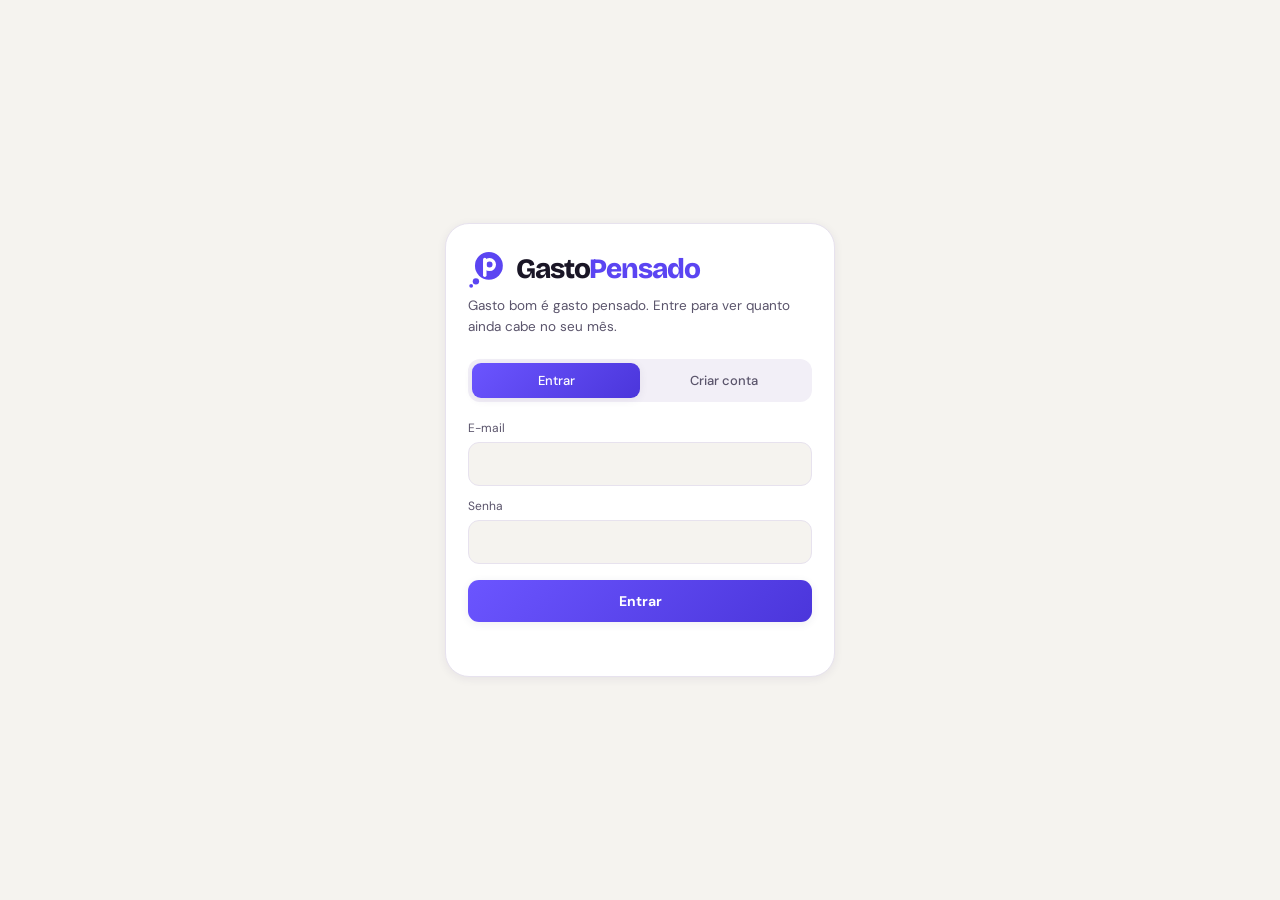
<file: index.html>
<!DOCTYPE html>
<html lang="pt-BR">
<head>
<meta charset="UTF-8"/>
<meta name="viewport" content="width=device-width, initial-scale=1.0, maximum-scale=1.0, user-scalable=no, viewport-fit=cover"/>
<meta name="apple-mobile-web-app-capable" content="yes"/>
<meta name="apple-mobile-web-app-status-bar-style" content="black-translucent"/>
<meta name="theme-color" content="#F5F3EF" media="(prefers-color-scheme: light)"/>
<meta name="theme-color" content="#0F0E17" media="(prefers-color-scheme: dark)"/>
<meta name="application-name" content="GastoPensado"/>
<meta name="apple-mobile-web-app-title" content="GastoPensado"/>
<title>GastoPensado</title>
<link rel="manifest" href="manifest.webmanifest"/>
<link rel="apple-touch-icon" href="apple-touch-icon.png"/>
<link rel="icon" type="image/png" href="icon-192.png"/>
<script>
if(!navigator.onLine)window.location.replace('./offline.html');
try{if(JSON.parse(localStorage.getItem('gc-auth-session-v2'))?.refresh_token)document.documentElement.classList.add('gc-has-session')}catch{}
if(location.hash.indexOf('#add')===0&&document.documentElement.classList.contains('gc-has-session'))document.documentElement.classList.add('gc-quick');
(function(){
  var de=document.documentElement;
  var standalone=navigator.standalone===true||(window.matchMedia&&window.matchMedia('(display-mode: standalone)').matches);
  if(standalone)de.classList.add('pwa-standalone');
  function setVH(){var h=window.innerHeight;if(h>0)de.style.setProperty('--vh',h+'px');}
  setVH();
  window.addEventListener('resize',setVH);
  window.addEventListener('orientationchange',function(){setVH();setTimeout(setVH,300);});
  window.addEventListener('pageshow',setVH);
  window.addEventListener('load',setVH);
  setTimeout(setVH,200);setTimeout(setVH,600);setTimeout(setVH,1200);
})();
</script>
<link rel="preconnect" href="https://fonts.googleapis.com"/>
<link rel="preconnect" href="https://fonts.gstatic.com" crossorigin/>
<link href="https://fonts.googleapis.com/css2?family=Bricolage+Grotesque:opsz,wght@12..96,500..800&family=DM+Sans:opsz,wght@9..40,400..700&display=swap" rel="stylesheet"/>
<link rel="stylesheet" href="https://cdnjs.cloudflare.com/ajax/libs/font-awesome/6.7.2/css/all.min.css"/>
<link rel="stylesheet" href="style.css?v=6.5"/>
</head>
<body>

<div id="pin-screen" style="display:none">
  <svg class="pin-logo" width="72" height="72" viewBox="0 0 120 120" aria-hidden="true"><circle class="lg-b" cx="66" cy="50" r="44"/><circle class="lg-b" cx="25" cy="99" r="10"/><circle class="lg-b" cx="10" cy="113" r="6"/><path class="lg-p" d="M53 30V80"/><circle class="lg-p" cx="68" cy="46" r="15"/></svg>
  <div class="pin-title">Gasto<span>Pensado</span></div>
  <div class="pin-subtitle">Digite seu PIN para entrar</div>
  <div class="pin-dots">
    <div class="pin-dot" id="d0"></div>
    <div class="pin-dot" id="d1"></div>
    <div class="pin-dot" id="d2"></div>
    <div class="pin-dot" id="d3"></div>
  </div>
  <div class="pin-grid" id="pin-grid">
    <button class="pin-key" data-key="1">1</button>
    <button class="pin-key" data-key="2">2</button>
    <button class="pin-key" data-key="3">3</button>
    <button class="pin-key" data-key="4">4</button>
    <button class="pin-key" data-key="5">5</button>
    <button class="pin-key" data-key="6">6</button>
    <button class="pin-key" data-key="7">7</button>
    <button class="pin-key" data-key="8">8</button>
    <button class="pin-key" data-key="9">9</button>
    <button class="pin-key empty"></button>
    <button class="pin-key" data-key="0">0</button>
    <button class="pin-key del" data-key="del"><i class="fa-solid fa-delete-left" aria-hidden="true"></i></button>
  </div>
  <div class="pin-error-msg" id="pin-error"></div>
</div>

<div id="quick-splash">
  <svg class="logo-mark" width="56" height="56" viewBox="0 0 120 120" aria-hidden="true"><circle class="lg-b" cx="66" cy="50" r="44"/><circle class="lg-b" cx="25" cy="99" r="10"/><circle class="lg-b" cx="10" cy="113" r="6"/><path class="lg-p" d="M53 30V80"/><circle class="lg-p" cx="68" cy="46" r="15"/></svg>
  <div class="quick-splash-title">Lançamento rápido</div>
  <div class="spinner"></div>
</div>

<div id="auth-screen">
  <div class="auth-card">
    <div class="quick-auth-note" id="quick-auth-note" hidden><i class="fa-solid fa-bolt" aria-hidden="true"></i> <span>Entre na sua conta para o lançamento rápido funcionar. Depois é só tocar no atalho de novo.</span></div>
    <div class="auth-brand">
      <svg class="logo-mark" width="38" height="38" viewBox="0 0 120 120" aria-hidden="true"><circle class="lg-b" cx="66" cy="50" r="44"/><circle class="lg-b" cx="25" cy="99" r="10"/><circle class="lg-b" cx="10" cy="113" r="6"/><path class="lg-p" d="M53 30V80"/><circle class="lg-p" cx="68" cy="46" r="15"/></svg>
      <div class="auth-title">Gasto<span>Pensado</span></div>
    </div>
    <div class="auth-copy" id="auth-copy">Gasto bom é gasto pensado. Entre para ver quanto ainda cabe no seu mês.</div>
    <div class="auth-tabs">
      <button class="auth-tab active" id="auth-login-tab" onclick="setAuthMode('login')">Entrar</button>
      <button class="auth-tab" id="auth-signup-tab" onclick="setAuthMode('signup')">Criar conta</button>
    </div>
    <form id="auth-form">
      <label class="auth-field" id="auth-name-field" hidden><span class="auth-label">Nome (opcional)</span><input class="auth-input" id="auth-name" autocomplete="name" maxlength="80"/></label>
      <label class="auth-field" id="auth-username-field" hidden><span class="auth-label">Nome de usuário</span><input class="auth-input" id="auth-username" autocomplete="off" maxlength="20" placeholder="ex: rafael" oninput="this.value=this.value.toLowerCase().replace(/[^a-z0-9_]/g,'')"/><span class="auth-hint" id="auth-username-hint">Como você aparece para outras pessoas. Único e sem espaços.</span></label>
      <label class="auth-field"><span class="auth-label">E-mail</span><input class="auth-input" id="auth-email" type="email" autocomplete="email" required/></label>
      <label class="auth-field"><span class="auth-label">Senha</span><input class="auth-input" id="auth-password" type="password" autocomplete="current-password" minlength="6" required/></label>
      <button class="auth-submit" id="auth-submit" type="submit">Entrar</button>
      <div class="auth-error" id="auth-error"></div>
    </form>
  </div>
</div>

<div id="app" style="display:none">
  <div class="header">
    <div class="header-row">
      <div class="title-wrap">
        <svg class="logo-mark" width="28" height="28" viewBox="0 0 120 120" aria-hidden="true"><circle class="lg-b" cx="66" cy="50" r="44"/><circle class="lg-b" cx="25" cy="99" r="10"/><circle class="lg-b" cx="10" cy="113" r="6"/><path class="lg-p" d="M53 30V80"/><circle class="lg-p" cx="68" cy="46" r="15"/></svg>
        <div class="app-title">Gasto<span>Pensado</span></div>
      </div>
      <div class="page-title" id="page-title"></div>
      <div class="header-right">
        <button class="hdr-btn web-only" id="hdr-quick" onclick="openQuickValue()" aria-label="Lançamento rápido" title="Lançamento rápido — só o valor"><i class="fa-solid fa-bolt" aria-hidden="true"></i></button>
        <button class="hdr-btn web-only" id="hdr-alivio" onclick="openAlivio(webDetalhe)" title="Cashback, reembolso, bônus"><i class="fa-solid fa-hand-holding-heart" aria-hidden="true"></i> <span>Lançar alívio</span></button>
        <button class="hdr-btn primary web-only" id="hdr-add" onclick="onFab()"><i class="fa-solid fa-plus" aria-hidden="true"></i> <span id="hdr-add-lbl">Lançar gasto</span></button>
        <div class="month-pill" onclick="openMonthPicker()">
          <i class="fa-regular fa-calendar" aria-hidden="true"></i>
          <span id="current-month-label">---</span>
        </div>
        <span class="plan-badge" id="plan-badge" onclick="openAccountModal()">Grátis</span>
        <button class="account-btn" onclick="openAccountModal()" aria-label="Minha conta" id="account-btn"><i class="fa-regular fa-user" aria-hidden="true"></i></button>
      </div>
    </div>
  </div>
  <div class="content" id="content" style="flex:1;overflow-y:auto">
    <div class="loading"><div class="spinner"></div>Carregando...</div>
  </div>
  <button class="fab-quick" id="fab-quick" onclick="openQuickValue()" style="display:none" aria-label="Lançamento rápido" title="Lançamento rápido"><i class="fa-solid fa-bolt" aria-hidden="true"></i></button>
  <button class="fab" id="fab" onclick="onFab()" style="display:none" aria-label="Adicionar"><i class="fa-solid fa-plus" aria-hidden="true"></i></button>
  <nav class="bottom-nav" id="bottom-nav">
    <div class="nav-brand"><svg class="logo-mark" width="30" height="30" viewBox="0 0 120 120" aria-hidden="true"><circle class="lg-b" cx="66" cy="50" r="44"/><circle class="lg-b" cx="25" cy="99" r="10"/><circle class="lg-b" cx="10" cy="113" r="6"/><path class="lg-p" d="M53 30V80"/><circle class="lg-p" cx="68" cy="46" r="15"/></svg><span class="app-title">Gasto<span>Pensado</span></span></div>
    <button class="nav-item active" data-tab="home" onclick="switchTab('home')"><span class="nav-ico"><i class="fa-solid fa-house" aria-hidden="true"></i></span><span class="nav-lbl">Início</span></button>
    <button class="nav-item" data-tab="categorias" onclick="switchTab('categorias')"><span class="nav-ico"><i class="fa-solid fa-layer-group" aria-hidden="true"></i></span><span class="nav-lbl">Categorias</span></button>
    <button class="nav-item" data-tab="historico" onclick="switchTab('historico')"><span class="nav-ico"><i class="fa-solid fa-chart-column" aria-hidden="true"></i></span><span class="nav-lbl">Histórico</span></button>
    <button class="nav-item nav-web" data-tab="relatorios" onclick="switchTab('relatorios')"><span class="nav-ico"><i class="fa-solid fa-chart-pie" aria-hidden="true"></i></span><span class="nav-lbl">Relatórios</span></button>
    <button class="nav-item nav-web" data-tab="mapa" onclick="switchTab('mapa')"><span class="nav-ico"><i class="fa-solid fa-map-location-dot" aria-hidden="true"></i></span><span class="nav-lbl">Mapa</span></button>
    <button class="nav-item" data-tab="amigos" onclick="switchTab('amigos')"><span class="nav-ico"><i class="fa-solid fa-user-group" aria-hidden="true"></i></span><span class="nav-lbl">Amigos</span></button>
    <button class="nav-item" data-tab="divisao" onclick="switchTab('divisao')"><span class="nav-ico"><i class="fa-solid fa-people-arrows" aria-hidden="true"></i></span><span class="nav-lbl">Divisão</span></button>
  </nav>
</div>

<div class="toast" id="toast"></div>

<div class="modal-overlay" id="modal-overlay" onclick="closeModalOverlay(event)">
  <div class="modal" id="modal">
    <div class="modal-handle"></div>
    <div id="modal-content"></div>
  </div>
</div>

<script src="app.js?v=6.5"></script>
</body>
</html>
</file>
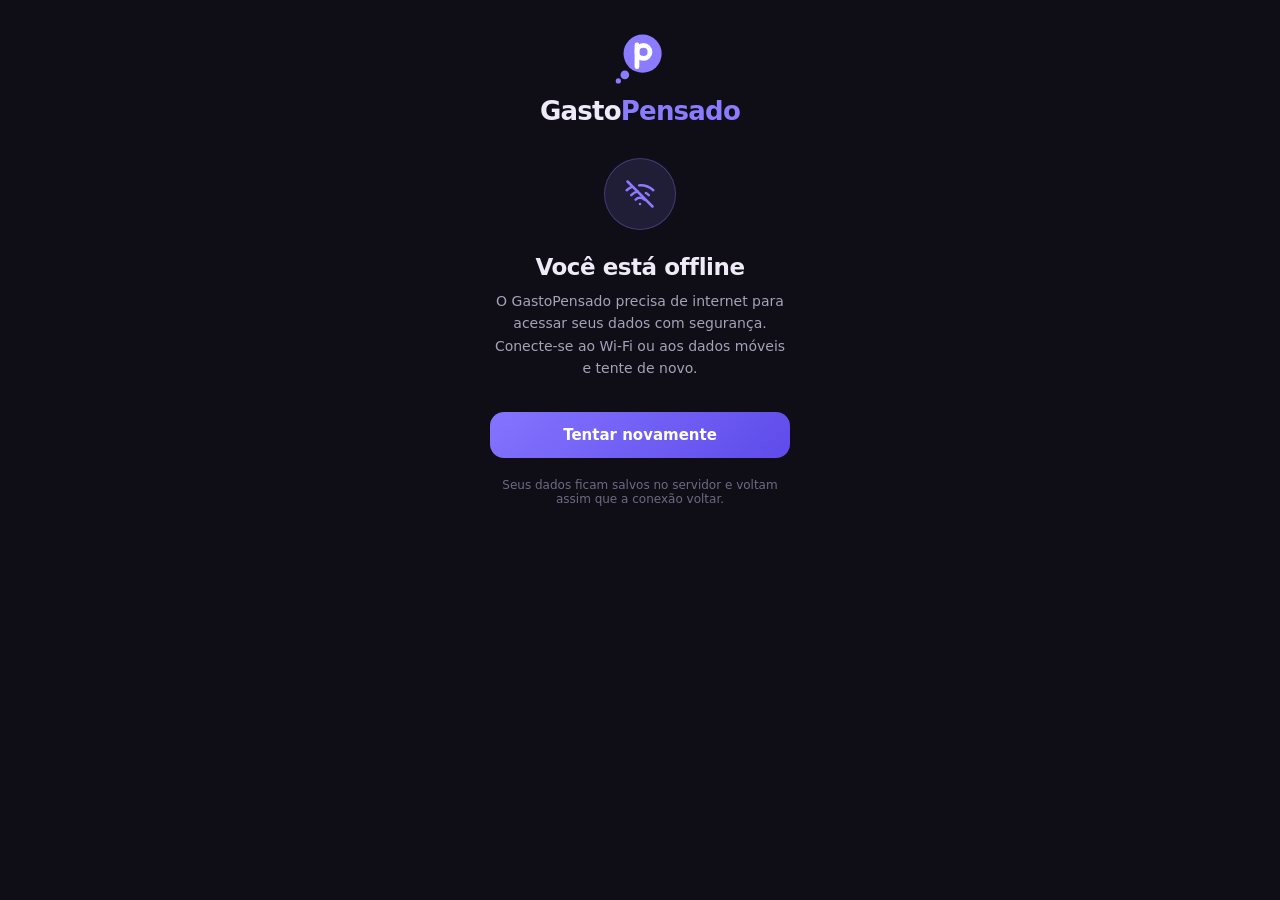
<file: offline.html>
<!DOCTYPE html>
<html lang="pt-BR">
<head>
<meta charset="UTF-8"/>
<meta name="viewport" content="width=device-width,initial-scale=1.0,maximum-scale=1.0,user-scalable=no,viewport-fit=cover"/>
<meta name="theme-color" content="#0F0E17"/>
<title>GastoPensado — Sem conexão</title>
<style>
:root{--bg:#0F0E17;--text:#EEEAF7;--text2:#A7A1B8;--text3:#6F6982;--accent:#8B7BFF;--accent-soft:rgba(139,123,255,.14);--accent-line:rgba(139,123,255,.32);--on-accent:#FFFFFF;--grad:linear-gradient(135deg,#8474FF 0%,#5E4BEA 100%)}
*{box-sizing:border-box;margin:0;padding:0}
body{background:var(--bg);color:var(--text);font-family:'DM Sans',system-ui,-apple-system,sans-serif;font-size:15px;min-height:100dvh;min-height:-webkit-fill-available;display:flex;flex-direction:column;align-items:center;justify-content:center;padding:32px 24px;text-align:center}
.logo{margin-bottom:32px}
.logo svg{display:block;margin:0 auto}
.lg-b{fill:var(--accent)}
.lg-p{fill:none;stroke:var(--on-accent);stroke-width:11;stroke-linecap:round}
.brand{font-family:'Bricolage Grotesque',system-ui,sans-serif;font-size:26px;font-weight:800;margin-top:12px;letter-spacing:-.03em}
.brand span{color:var(--accent)}
.icon-wrap{width:72px;height:72px;border-radius:50%;background:var(--accent-soft);border:1px solid var(--accent-line);display:flex;align-items:center;justify-content:center;margin:0 auto 24px}
.icon-wrap svg{width:30px;height:30px;stroke:var(--accent);fill:none;stroke-width:2;stroke-linecap:round;stroke-linejoin:round}
h1{font-family:'Bricolage Grotesque',system-ui,sans-serif;font-size:23px;font-weight:700;margin-bottom:10px;letter-spacing:-.02em}
p{color:var(--text2);font-size:14px;line-height:1.6;max-width:300px;margin:0 auto 32px}
.retry{background:var(--grad);color:var(--on-accent);border:none;border-radius:14px;padding:14px 28px;font:700 15px 'DM Sans',system-ui,sans-serif;cursor:pointer;width:100%;max-width:300px;transition:transform .12s,filter .15s}
.retry:active{transform:scale(.97);filter:brightness(.95)}
.hint{margin-top:20px;font-size:12px;color:var(--text3);max-width:300px}
</style>
</head>
<body>
<div class="logo">
  <svg class="mk" width="52" height="52" viewBox="0 0 120 120" aria-hidden="true"><circle class="lg-b" cx="66" cy="50" r="44"/><circle class="lg-b" cx="25" cy="99" r="10"/><circle class="lg-b" cx="10" cy="113" r="6"/><path class="lg-p" d="M53 30V80"/><circle class="lg-p" cx="68" cy="46" r="15"/></svg>
  <div class="brand">Gasto<span>Pensado</span></div>
</div>
<div class="icon-wrap"><svg viewBox="0 0 24 24"><path d="M2 2l20 20"/><path d="M8.5 16.5a5 5 0 0 1 7 0"/><path d="M5 12.9a10 10 0 0 1 5.2-2.8"/><path d="M19 12.9a10 10 0 0 0-2.3-1.7"/><path d="M1.4 9a15 15 0 0 1 4.2-2.7"/><path d="M22.6 9a15 15 0 0 0-11.3-3.9"/><path d="M12 20h.01"/></svg></div>
<h1>Você está offline</h1>
<p>O GastoPensado precisa de internet para acessar seus dados com segurança. Conecte-se ao Wi-Fi ou aos dados móveis e tente de novo.</p>
<button class="retry" onclick="window.location.replace('./')">Tentar novamente</button>
<script>window.addEventListener('online',()=>window.location.replace('./'));</script>
<div class="hint">Seus dados ficam salvos no servidor e voltam assim que a conexão voltar.</div>
</body>
</html>
</file>
<file: style.css>
﻿*{box-sizing:border-box;margin:0;padding:0;-webkit-tap-highlight-color:transparent}
[hidden]{display:none!important}
:root{
  --bg:#0F0E17;--surface:#17151F;--surface2:#211E2C;--elev:#2B2739;--border:#2F2B3E;
  --accent:#8B7BFF;--accent-strong:#7463FF;--accent-soft:rgba(139,123,255,.15);--accent-line:rgba(139,123,255,.36);--accent-text:#B3A9FF;--on-accent:#FFFFFF;
  --accent-grad:linear-gradient(135deg,#8474FF 0%,#5E4BEA 100%);--accent-glow:rgba(116,99,255,.42);
  --pos:#3DD68C;--pos-soft:rgba(61,214,140,.14);--pos-line:rgba(61,214,140,.32);--pos-text:#62E2A5;
  --spark:#FF8A5B;--spark-soft:rgba(255,138,91,.15);--spark-line:rgba(255,138,91,.34);
  --amber:#F5B544;--amber-soft:rgba(245,181,68,.14);--amber-text:#F5B544;
  --text:#EEEAF7;--text2:#A7A1B8;--text3:#6F6982;
  --red:#FF6B6B;--red-soft:rgba(255,107,107,.14);--red-text:#FF7E7E;--green:#3DD68C;
  --radius:18px;
  --font-title:'Bricolage Grotesque','DM Sans',system-ui,sans-serif;--font-body:'DM Sans',system-ui,-apple-system,sans-serif;
  --shadow:0 14px 38px rgba(0,0,0,.46);--shadow-sm:0 4px 14px rgba(0,0,0,.32);
  --glass:rgba(15,14,23,.84);--overlay:rgba(6,5,12,.64);
  --cat-1:#9D8FFF;--cat-2:#4ADB97;--cat-3:#FFA94D;--cat-4:#FF7C9A;--cat-5:#5DB5FF;--cat-6:#3CD2D1;--cat-7:#D28EFF;--cat-8:#CDB78E;
  --cat-1-soft:rgba(157,143,255,.16);--cat-2-soft:rgba(74,219,151,.15);--cat-3-soft:rgba(255,169,77,.15);--cat-4-soft:rgba(255,124,154,.15);--cat-5-soft:rgba(93,181,255,.15);--cat-6-soft:rgba(60,210,209,.15);--cat-7-soft:rgba(210,142,255,.15);--cat-8-soft:rgba(205,183,142,.15);
  --safe-top:env(safe-area-inset-top,0px);--safe-bot:env(safe-area-inset-bottom,0px);
}
[data-theme="light"]{
  --bg:#F5F3EF;--surface:#FFFFFF;--surface2:#F2EFF7;--elev:#FFFFFF;--border:#E7E2EE;
  --accent:#5B45F2;--accent-strong:#4834D4;--accent-soft:rgba(91,69,242,.09);--accent-line:rgba(91,69,242,.25);--accent-text:#4A33D6;--on-accent:#FFFFFF;
  --accent-grad:linear-gradient(135deg,#6B55FF 0%,#4B36DB 100%);--accent-glow:rgba(91,69,242,.34);
  --pos:#0E9F62;--pos-soft:rgba(14,159,98,.10);--pos-line:rgba(14,159,98,.26);--pos-text:#0A7A4B;
  --spark:#EE6236;--spark-soft:rgba(238,98,54,.10);--spark-line:rgba(238,98,54,.28);
  --amber:#D98314;--amber-soft:rgba(217,131,20,.12);--amber-text:#9C5B07;
  --text:#1A1626;--text2:#5A546B;--text3:#938CA4;
  --red:#D92D20;--red-soft:rgba(217,45,32,.09);--red-text:#C42A1E;--green:#0E9F62;
  --shadow:0 10px 28px rgba(40,28,90,.10);--shadow-sm:0 2px 10px rgba(40,28,90,.07);
  --glass:rgba(245,243,239,.86);--overlay:rgba(26,20,48,.42);
  --cat-1:#6D5BFF;--cat-2:#13A36E;--cat-3:#DD7C12;--cat-4:#E3446A;--cat-5:#1E86DD;--cat-6:#0E9898;--cat-7:#A24DF0;--cat-8:#8A7652;
  --cat-1-soft:rgba(109,91,255,.11);--cat-2-soft:rgba(19,163,110,.11);--cat-3-soft:rgba(221,124,18,.12);--cat-4-soft:rgba(227,68,106,.10);--cat-5-soft:rgba(30,134,221,.10);--cat-6-soft:rgba(14,152,152,.11);--cat-7-soft:rgba(162,77,240,.10);--cat-8-soft:rgba(138,118,82,.12);
}
[data-theme="light"] .cat-card,[data-theme="light"] .split-group,[data-theme="light"] .summary-card,[data-theme="light"] .cat-manage-item,[data-theme="light"] .auth-card,[data-theme="light"] .chart-card{box-shadow:var(--shadow-sm)}
[data-theme="light"] .val-num.positive,[data-theme="light"] .summary-num.positive,[data-theme="light"] .badge.ok,[data-theme="light"] .badge.saved,[data-theme="light"] .toast.success{color:var(--pos-text)}
html{height:100%;height:-webkit-fill-available;background:var(--surface)}
html,body{color:var(--text);font-family:var(--font-body);font-size:15px;overscroll-behavior:none;-webkit-font-smoothing:antialiased}
body{display:flex;flex-direction:column;max-width:430px;margin:0 auto;position:relative;min-height:100%;min-height:-webkit-fill-available;background:var(--surface)}
@supports (height:100dvh){html,body{height:100dvh}#app{height:100dvh}}
html.pwa-standalone,html.pwa-standalone body,html.pwa-standalone #app{height:var(--vh,100%);min-height:var(--vh,100%)}
html.pwa-standalone .modal-overlay,html.pwa-standalone .dm-overlay,html.pwa-standalone .dm-sheet-overlay,html.pwa-standalone #auth-screen,html.pwa-standalone #pin-screen{top:0;bottom:auto;height:var(--vh,100%)}
html,body{touch-action:pan-y}
button{touch-action:manipulation}
.gc-has-session #auth-screen{display:none!important}
#auth-screen{position:fixed;inset:0;z-index:1100;background:var(--bg);display:flex;align-items:center;justify-content:center;padding:28px 22px}
.auth-card{width:100%;max-width:390px;background:var(--surface);border:1px solid var(--border);border-radius:24px;padding:26px 22px}
.auth-brand{display:flex;align-items:center;gap:10px;margin-bottom:8px}
.auth-title{font-family:var(--font-title);font-size:28px}.auth-title span{color:var(--accent)}
.auth-copy{color:var(--text2);font-size:13px;line-height:1.5;margin-bottom:22px}
.auth-tabs{display:flex;background:var(--surface2);border-radius:12px;padding:4px;margin-bottom:18px}
.auth-tab{flex:1;border:0;border-radius:9px;padding:9px;background:transparent;color:var(--text2);font:500 13px 'DM Sans',sans-serif}
.auth-tab.active{background:var(--accent);color:var(--on-accent)}
.auth-field{display:block;margin-bottom:12px}.auth-label{display:block;color:var(--text2);font-size:12px;margin-bottom:6px}
.auth-input{width:100%;border:1px solid var(--border);border-radius:11px;background:var(--bg);color:var(--text);padding:12px;font:14px 'DM Sans',sans-serif;outline:none}
.auth-input:focus{border-color:var(--accent)}
.auth-submit{width:100%;border:0;border-radius:11px;background:var(--accent);color:var(--on-accent);padding:12px;font:600 14px 'DM Sans',sans-serif;margin-top:4px}
.auth-submit:disabled{opacity:.55}.auth-error{min-height:18px;color:var(--red);font-size:12px;margin-top:10px;text-align:center}
.header-right{display:flex;align-items:center;gap:7px}
.plan-badge{display:inline-flex;align-items:center;gap:4px;background:var(--accent-soft);border:1px solid var(--accent-line);color:var(--accent-text);border-radius:100px;padding:5px 11px;font:700 11px var(--font-body);letter-spacing:.02em;cursor:pointer;white-space:nowrap}
.plan-badge.free{background:var(--surface2);border-color:var(--border);color:var(--text2)}
.account-btn{width:34px;height:34px;flex-shrink:0;border:1px solid var(--border);background:var(--surface);color:var(--text2);border-radius:50%;display:flex;align-items:center;justify-content:center;font-size:14px;cursor:pointer;transition:background .15s,color .15s}
.account-btn:active{background:var(--surface2);color:var(--text)}
.auth-hint{display:block;font-size:11px;color:var(--text3);margin-top:6px;line-height:1.4}
.auth-hint.error{color:var(--red)}.auth-hint.ok{color:var(--accent-text)}
.logo-mark{flex-shrink:0}
#pin-screen{
  position:fixed;inset:0;background:var(--bg);z-index:1000;
  display:flex;flex-direction:column;align-items:center;justify-content:center;
  padding:40px 40px calc(40px + var(--safe-bot));
}
.pin-logo{margin-bottom:20px}
.pin-title{font-family:var(--font-title);font-size:28px;margin-bottom:8px;text-align:center}
.pin-title span{color:var(--accent)}
.pin-subtitle{font-size:14px;color:var(--text2);margin-bottom:40px;text-align:center}
.pin-dots{display:flex;gap:16px;margin-bottom:48px}
.pin-dot{
  width:18px;height:18px;border-radius:50%;border:2px solid var(--border);
  transition:all .2s;background:transparent;
}
.pin-dot.filled{background:var(--accent);border-color:var(--accent)}
.pin-dot.error{background:var(--red);border-color:var(--red)}
.pin-grid{display:grid;grid-template-columns:repeat(3,1fr);gap:12px;width:100%;max-width:280px}
.pin-key{
  aspect-ratio:1;border-radius:50%;border:1px solid var(--border);
  background:var(--surface);color:var(--text);font-family:'DM Sans',sans-serif;
  font-size:22px;font-weight:500;cursor:pointer;transition:background .1s,transform .1s;
  display:flex;align-items:center;justify-content:center;
  touch-action:manipulation;user-select:none;-webkit-user-select:none;
}
.pin-key:active{background:var(--surface2);transform:scale(.93)}
.pin-key.del{font-size:18px;color:var(--text2)}
.pin-key.empty{border:none;background:transparent;pointer-events:none}
.pin-error-msg{margin-top:20px;font-size:13px;color:var(--red);min-height:20px;text-align:center}
#app{display:flex;flex-direction:column;height:100%;position:relative}
.header{padding:calc(var(--safe-top) + clamp(13px,4.2vw,18px)) clamp(15px,4.65vw,20px) clamp(11px,3.26vw,14px);background:var(--bg);position:sticky;top:0;z-index:100;border-bottom:1px solid var(--border)}
.header-row{display:flex;align-items:center;justify-content:space-between}
.title-wrap{display:flex;align-items:center;gap:8px;min-width:0;flex-shrink:1}
.app-title{font-family:var(--font-title);font-size:clamp(19px,5.1vw,22px);letter-spacing:-0.5px}
.app-title span{color:var(--accent)}
.month-pill{background:var(--surface);border:1px solid var(--border);border-radius:100px;padding:6px 14px;font-size:13px;font-weight:500;color:var(--text2);cursor:pointer;display:flex;align-items:center;gap:6px;white-space:nowrap;flex-shrink:0}
#current-month-label{white-space:nowrap}
@media(max-width:414px){
  .plan-badge{display:none}
}
@media (max-width:380px){
  .header{padding-left:13px;padding-right:13px}
  .header-row{gap:8px}
  .header-right{gap:5px}
  .title-wrap{gap:5px}
  .logo-mark{width:22px;height:22px}
  .app-title{font-size:18px}
  .month-pill{padding:5px 9px;font-size:11.5px;gap:4px}
  .plan-badge{padding:4px 8px;font-size:10px}
  .account-btn{width:30px;height:30px;font-size:12.5px}
  .cat-hero{padding:15px 15px 13px}
  .hero-amount{font-size:25px}
  .hero-label,.hero-sub,.hero-forecast{font-size:12px}
  .cat-chips{padding:9px 13px;gap:6px}
  .cat-chip{padding:7px 12px;font-size:12px}
  .cat-slide{padding-left:13px;padding-right:13px;padding-top:11px}
}
.month-pill svg{width:14px;height:14px;stroke:var(--text2)}
.content{flex:1;overflow-y:auto;-webkit-overflow-scrolling:touch;background:var(--bg)}
.bottom-nav{display:flex;gap:4px;padding:6px clamp(12px,4vw,18px) calc(8px + var(--safe-bot));background:var(--surface);border-top:1px solid var(--border);flex-shrink:0}
.nav-item{flex:1;min-width:0;display:flex;flex-direction:column;align-items:center;gap:3px;background:none;border:none;color:var(--text3);font:600 10.5px var(--font-body);letter-spacing:.01em;cursor:pointer;padding:7px 3px;border-radius:13px;transition:background .15s,color .15s}
.nav-lbl{max-width:100%;overflow:hidden;text-overflow:ellipsis;white-space:nowrap}
.nav-ico{position:relative;height:20px;display:flex;align-items:center;justify-content:center;font-size:16px;transition:transform .15s}
.nav-badge{position:absolute;top:-7px;right:-11px;min-width:16px;height:16px;padding:0 4px;border-radius:100px;background:var(--red);color:#fff;font:700 9.5px var(--font-body);display:flex;align-items:center;justify-content:center;box-shadow:0 0 0 2px var(--surface)}
.nav-item.active{background:var(--accent-soft);color:var(--accent-text)}
.nav-item:active .nav-ico{transform:scale(.9)}
.summary-card{
  background:var(--surface);border:1px solid var(--border);border-radius:var(--radius);
  padding:14px 16px;margin:0 20px 4px;
}
.summary-grid{display:grid;grid-template-columns:1fr 1fr 1fr;gap:8px;margin-bottom:10px}
.summary-block{text-align:center}
.summary-label{font-size:10px;color:var(--text3);font-weight:500;text-transform:uppercase;letter-spacing:.5px;margin-bottom:2px}
.summary-num{font-size:14px;font-weight:600}
.summary-num.positive{color:var(--accent)}
.summary-num.negative{color:var(--red)}
#home-content{display:flex;flex-direction:column;height:100%}
.cat-carousel-wrap{flex:1;overflow:hidden;position:relative}
.cat-arrow{display:none}
.cat-slide-name{display:none}
.lbl-opt{font-weight:400;color:var(--text3);font-size:11px;margin-left:5px;text-transform:none;letter-spacing:0}
.sub-chips{display:flex;flex-wrap:wrap;gap:7px;margin-bottom:8px}
.sub-chip{display:inline-flex;align-items:center;gap:7px;padding:7px 13px;border-radius:100px;border:1px solid var(--border);background:var(--surface2);color:var(--text2);font:600 12.5px var(--font-body);cursor:pointer;transition:background .15s,border-color .15s,color .15s}
.sub-chip.on{background:var(--accent);border-color:var(--accent);color:var(--on-accent)}
.sub-chip:active{border-color:var(--accent-line)}
.sub-x{font-size:10px;opacity:.7;cursor:pointer;padding:2px}
.sub-x:active{opacity:1}
.sub-empty{font-size:12px;color:var(--text3)}
.sub-add{display:flex;gap:8px;align-items:center}
.sub-add .form-input{flex:1;min-width:0}
.sub-add-btn{width:44px;height:44px;flex-shrink:0;border-radius:12px;border:1px solid var(--accent-line);background:var(--accent-soft);color:var(--accent-text);display:flex;align-items:center;justify-content:center;font-size:14px;cursor:pointer}
.sub-add-btn:active{background:var(--surface2)}
.exp-sub-tag{display:inline-block;font-size:10px;font-weight:600;color:var(--accent-text);background:var(--accent-soft);border:1px solid var(--accent-line);border-radius:100px;padding:1px 8px;margin-left:5px;white-space:nowrap;vertical-align:middle}
.exp-loc-dot{display:inline-flex;align-items:center;justify-content:center;width:18px;height:18px;border-radius:50%;background:var(--surface2);color:var(--text2);font-size:9px;margin-left:5px;vertical-align:middle;cursor:pointer;flex-shrink:0;text-decoration:none}
.exp-loc-dot:active{background:var(--elev);color:var(--text)}
.exp-place{color:var(--text2)}
.mov-block{background:var(--surface);border:1px solid var(--border);border-radius:14px;overflow:hidden;margin-bottom:14px}
.mov-block.open{border-color:var(--accent-line)}
.mov-head{width:100%;display:flex;align-items:center;gap:11px;padding:12px 14px;background:transparent;border:0;color:var(--text);text-align:left;cursor:pointer;font-family:var(--font-body)}
.mov-head-ico{width:32px;height:32px;border-radius:10px;background:var(--surface2);color:var(--text2);display:flex;align-items:center;justify-content:center;font-size:13px;flex-shrink:0}
.mov-block.open .mov-head-ico{background:var(--accent-soft);color:var(--accent-text)}
.mov-head-body{flex:1;min-width:0;display:flex;flex-direction:column;gap:2px}
.mov-head-title{font-size:13.5px;font-weight:600;white-space:nowrap}
.mov-head-sub{font-size:11.5px;color:var(--text3);overflow:hidden;text-overflow:ellipsis;white-space:nowrap}
.mov-head-num{font-family:var(--font-title);font-size:14px;font-weight:700;font-variant-numeric:tabular-nums;white-space:nowrap}
.mov-head-num.pos{color:var(--accent-text)}
.mov-head-num.neg{color:var(--red)}
.mov-chev{font-size:11px;color:var(--text3);flex-shrink:0;transition:transform .2s}
.mov-block.open .mov-chev{transform:rotate(180deg)}
.mov-list{padding:2px 14px 10px;border-top:1px solid var(--border)}
.mov-row{display:flex;align-items:center;gap:11px;padding:9px 0;border-bottom:1px solid var(--border)}
.mov-row:last-child{border-bottom:none}
.mov-ico{width:26px;height:26px;border-radius:8px;display:flex;align-items:center;justify-content:center;font-size:10px;flex-shrink:0;background:var(--surface2);color:var(--text2)}
.mov-ico.pos{background:var(--accent-soft);color:var(--accent-text)}
.mov-ico.neg{background:var(--red-soft);color:var(--red)}
.mov-ico.amber{background:var(--amber-soft);color:var(--amber-text)}
.mov-body{flex:1;min-width:0;display:flex;flex-direction:column;gap:2px}
.mov-title{font-size:13px;font-weight:500;overflow:hidden;text-overflow:ellipsis;white-space:nowrap}
.mov-sub{font-size:11px;color:var(--text3);overflow:hidden;text-overflow:ellipsis;white-space:nowrap}
.mov-val{font-size:13px;font-weight:600;font-variant-numeric:tabular-nums;white-space:nowrap}
.mov-val.pos{color:var(--accent-text)}
.mov-val.neg{color:var(--red)}
.mov-x{width:26px;height:26px;flex-shrink:0;border-radius:8px;border:1px solid var(--border);background:transparent;color:var(--text3);display:flex;align-items:center;justify-content:center;font-size:11px;cursor:pointer;transition:background .15s,color .15s,border-color .15s}
.mov-x:active,.mov-x:hover{background:var(--red-soft);border-color:var(--red-soft);color:var(--red)}
#f-loc-row .pick-name{white-space:normal;line-height:1.3}
.pick-row.buscando .pick-ico{animation:locPulse 1.1s ease-in-out infinite}
@keyframes locPulse{0%,100%{opacity:1}50%{opacity:.35}}
.loc-clear{width:28px;height:28px;flex-shrink:0;border-radius:8px;border:1px solid var(--border);background:transparent;color:var(--text3);display:flex;align-items:center;justify-content:center;font-size:12px;cursor:pointer}
.loc-clear:active{background:var(--elev);color:var(--text)}
.quick-val-wrap{display:flex;align-items:center;gap:10px;background:var(--surface2);border:1px solid var(--border);border-radius:16px;padding:14px 18px;margin-bottom:12px}
.quick-val-cur{font-family:var(--font-title);font-size:20px;font-weight:700;color:var(--text3);flex-shrink:0}
.quick-val{flex:1;min-width:0;border:0;background:transparent;color:var(--text);font-family:var(--font-title);font-size:34px;font-weight:700;outline:none;padding:0;width:100%}
.quick-val::placeholder{color:var(--text3);opacity:.5}
.quick-hint{display:flex;align-items:center;gap:7px;font-size:12px;color:var(--text2);margin-bottom:16px}
.cat-carousel{
  display:flex;height:100%;
  transition:transform .35s cubic-bezier(.4,0,.2,1);
  will-change:transform;
}
.cat-slide{
  min-width:100%;height:100%;overflow-y:auto;
  padding:clamp(11px,3.7vw,16px) clamp(15px,4.65vw,20px) calc(96px + var(--safe-bot));
  -webkit-overflow-scrolling:touch;
}
.carousel-dots{
  display:flex;justify-content:center;gap:6px;
  padding:10px 0 6px;background:var(--bg);
}
.cdot{width:6px;height:6px;border-radius:50%;background:var(--border);transition:all .2s}
.cdot.active{width:18px;border-radius:100px;background:var(--accent)}
.cat-nav{
  display:flex;align-items:center;justify-content:space-between;
  padding:0 20px;padding-bottom:8px;background:var(--bg);
}
.cat-nav-name{font-family:var(--font-title);font-size:17px;flex:1;text-align:center}
.cat-nav-btn{
  width:34px;height:34px;border-radius:50%;border:1px solid var(--border);
  background:var(--surface);display:flex;align-items:center;justify-content:center;
  cursor:pointer;color:var(--text2);font-size:18px;user-select:none;
}
.cat-nav-btn:active{background:var(--surface2)}
.cat-nav-btn.disabled{opacity:.25;pointer-events:none}
.cat-card{background:var(--surface);border:1px solid var(--border);border-radius:var(--radius);padding:16px;margin-bottom:12px;position:relative;overflow:hidden}
.cat-card::before{content:'';position:absolute;top:0;left:0;width:4px;height:100%;background:var(--accent);border-radius:4px 0 0 4px}
.cat-card.over-budget::before{background:var(--red)}
.cat-card.warning::before{background:var(--amber)}
.cat-header{display:flex;justify-content:space-between;align-items:flex-start;margin-bottom:12px}
.cat-name{font-family:var(--font-title);font-size:18px}
.cat-values{display:grid;grid-template-columns:1fr 1fr;gap:8px;margin-bottom:12px}
.val-block{background:var(--surface2);border-radius:10px;padding:10px}
.val-label{font-size:11px;color:var(--text3);margin-bottom:3px;font-weight:500;text-transform:uppercase;letter-spacing:.5px}
.val-num{font-size:16px;font-weight:600}
.val-num.positive{color:var(--accent)}
.val-num.negative{color:var(--red)}
.val-num.budget{color:var(--text)}
.val-num.spent{color:var(--text2)}
.progress-bar{height:4px;background:var(--border);border-radius:100px;overflow:hidden;margin-bottom:10px}
.progress-fill{height:100%;border-radius:100px;background:var(--accent);transition:width .4s ease}
.progress-fill.warning{background:var(--amber)}
.progress-fill.danger{background:var(--red)}
.forecast{font-size:12px;color:var(--text3);font-style:italic;margin-bottom:10px}
.forecast strong{color:var(--text2);font-style:normal}
.share-user-btn{width:100%;padding:11px;border-radius:12px;border:1px solid var(--accent-line);background:var(--accent-soft);color:var(--accent-text);font:600 13px var(--font-body);cursor:pointer;margin-top:8px;display:flex;align-items:center;justify-content:center;gap:6px}
.export-category-btn{width:100%;padding:9px;border-radius:10px;border:1px solid var(--border);background:transparent;color:var(--text3);font:500 12px 'DM Sans',sans-serif;cursor:pointer;margin-top:8px;display:flex;align-items:center;justify-content:center;gap:5px}
.expense-item{display:flex;align-items:center;justify-content:space-between;padding:8px 0;border-bottom:1px solid var(--border)}
.expense-item:last-child{border-bottom:none}
.expense-left{flex:1;min-width:0}
.expense-name{font-size:14px;font-weight:500}
.expense-date{font-size:11px;color:var(--text3);margin-top:2px;overflow:hidden;text-overflow:ellipsis;white-space:nowrap}
.expense-right{display:flex;align-items:center;gap:10px}
.expense-value{font-size:14px;font-weight:600}
.expense-actions{display:flex;gap:4px}
.exp-btn{width:26px;height:26px;border-radius:6px;border:1px solid var(--border);background:var(--surface2);display:flex;align-items:center;justify-content:center;cursor:pointer}
.exp-btn svg{width:12px;height:12px;stroke:var(--text2)}
.hist-cat-item{background:var(--surface);border:1px solid var(--border);border-radius:12px;padding:14px;margin-bottom:8px}
.hist-cat-name{font-weight:500;margin-bottom:6px;display:flex;align-items:center;justify-content:space-between;gap:8px;flex-wrap:wrap}
.hist-row{display:flex;justify-content:space-between;font-size:13px;color:var(--text2);margin-bottom:3px}
.hist-row span:last-child{color:var(--text);font-weight:500}
.month-block{margin-bottom:20px}
.month-title{font-family:var(--font-title);font-size:16px;margin-bottom:10px;color:var(--text2);display:flex;align-items:center;gap:8px;flex-wrap:wrap}
.badge{
  display:inline-flex;align-items:center;gap:4px;border-radius:100px;
  padding:3px 10px;font-size:11px;font-weight:600;font-family:'DM Sans',sans-serif;
  white-space:nowrap;
}
.badge.ok{background:var(--accent-soft);color:var(--accent-text);border:1px solid var(--accent-line)}
.badge.saved{background:var(--accent-soft);color:var(--accent-text);border:1px solid var(--accent-line)}
.badge.over{background:#ff4f4f18;color:var(--red);border:1px solid #ff4f4f44}
.chart-card{background:var(--surface);border:1px solid var(--border);border-radius:var(--radius);padding:16px;margin-bottom:20px}
.chart-title{font-size:12px;color:var(--text2);font-weight:500;text-transform:uppercase;letter-spacing:.5px;margin-bottom:14px}
.chart-bars{display:flex;align-items:flex-end;gap:10px;height:110px}
.chart-col{flex:1;display:flex;flex-direction:column;align-items:center;gap:6px;height:100%;justify-content:flex-end}
.chart-bar{width:100%;max-width:38px;border-radius:6px 6px 2px 2px;background:var(--accent);min-height:4px;transition:height .4s ease}
.chart-bar.over{background:var(--red)}
.chart-val{font-size:9px;color:var(--text3)}
.chart-label{font-size:10px;color:var(--text2);font-weight:500}
.cat-list{padding:16px 20px calc(96px + var(--safe-bot))}
.cat-total-card{display:flex;align-items:center;justify-content:space-between;gap:10px;background:var(--accent-soft);border:1px solid var(--accent-line);border-radius:14px;padding:13px 16px;margin-bottom:14px}
.cat-total-label{font-size:12.5px;color:var(--accent-text);font-weight:600;display:flex;align-items:center;gap:7px}
.cat-total-value{font-family:var(--font-title);font-size:15px;font-weight:800;color:var(--accent-text);white-space:nowrap}
.cat-manage-item{
  background:var(--surface);border:1px solid var(--border);border-radius:12px;
  padding:14px 16px;margin-bottom:10px;display:flex;align-items:center;
  gap:12px;cursor:default;transition:box-shadow .2s,opacity .2s;
  touch-action:none;user-select:none;
}
.cat-manage-item.dragging{opacity:.4}
.cat-manage-item.drag-over{box-shadow:0 0 0 2px var(--accent)}
.drag-handle{color:var(--text3);font-size:18px;cursor:grab;padding:2px 4px;flex-shrink:0}
.drag-handle:active{cursor:grabbing}
.cat-manage-info{flex:1}
.cat-manage-name{font-weight:500}
.cat-manage-budget{font-size:13px;color:var(--text2);margin-top:2px}
.icon-btn{width:30px;height:30px;border-radius:8px;border:1px solid var(--border);background:var(--surface2);display:flex;align-items:center;justify-content:center;cursor:pointer;flex-shrink:0}
.icon-btn svg{width:14px;height:14px;stroke:var(--text2)}
.fab{position:absolute;bottom:calc(80px + var(--safe-bot));right:18px;width:56px;height:56px;border-radius:18px;border:none;background:var(--accent-grad);color:var(--on-accent);font-size:24px;cursor:pointer;display:flex;align-items:center;justify-content:center;box-shadow:0 8px 24px var(--accent-line),0 2px 6px rgba(0,0,0,.18);z-index:200;transition:transform .15s}
.fab:active{transform:scale(.92)}
.modal-overlay{position:fixed;inset:0;background:rgba(0,0,0,.7);z-index:300;display:flex;align-items:flex-end;justify-content:center;opacity:0;pointer-events:none;transition:opacity .25s}
.modal-overlay.open{opacity:1;pointer-events:all}
.modal{background:var(--surface);border-radius:24px 24px 0 0;padding:24px 20px calc(24px + var(--safe-bot));width:100%;max-width:430px;transform:translateY(100%);transition:transform .3s cubic-bezier(.4,0,.2,1);max-height:90%;overflow-y:auto}
.modal-overlay.open .modal{transform:translateY(0)}
.modal-title{font-family:var(--font-title);font-size:20px;margin-bottom:20px}
.friend-chip-row{display:flex;flex-wrap:wrap;gap:8px}
.friend-chip{max-width:100%;border:1px solid var(--border);background:var(--surface);color:var(--text);border-radius:100px;padding:8px 14px;font:600 13px var(--font-body);cursor:pointer;transition:background .15s,border-color .15s,transform .1s;overflow:hidden;text-overflow:ellipsis;white-space:nowrap}
.friend-chip.active{background:var(--accent);border-color:var(--accent);color:var(--on-accent)}
.friend-chip:active{transform:scale(.97)}
.friend-check-list{display:flex;flex-direction:column;max-height:280px;overflow-y:auto;border:1px solid var(--border);border-radius:12px;padding:2px 12px;-webkit-overflow-scrolling:touch}
.friend-check{display:flex;align-items:center;gap:11px;padding:11px 2px;cursor:pointer;border-bottom:1px solid var(--border)}
.friend-check:last-child{border-bottom:none}
.friend-check input[type=checkbox]{width:19px;height:19px;accent-color:var(--accent);flex-shrink:0}
.friend-check-main{display:flex;flex-direction:column;min-width:0;font-size:14px;font-weight:500;overflow:hidden;text-overflow:ellipsis;white-space:nowrap}
.friend-check-sub{font-size:11px;color:var(--text3);font-weight:400}
.share-friend-row{display:flex;align-items:center;gap:10px;border-bottom:1px solid var(--border)}
.share-friend-row:last-child{border-bottom:none}
.share-friend-row .friend-check{border-bottom:none;padding:9px 2px}
.share-friend-perm{flex-shrink:0;border:1px solid var(--border);background:var(--surface);color:var(--text);border-radius:8px;padding:6px 8px;font:600 12px var(--font-body)}
.split-intro{background:var(--surface);border:1px solid var(--border);border-radius:16px;padding:16px;margin-bottom:14px;box-shadow:var(--shadow-sm)}
.split-intro-title{font-family:var(--font-title);font-weight:700;font-size:15px;margin-bottom:8px;display:flex;align-items:center;gap:8px}
.split-intro-title i{color:var(--accent-text)}
.split-intro p{font-size:13px;color:var(--text2);line-height:1.55;margin-bottom:8px}
.split-intro p:last-child{margin-bottom:0}
.split-intro-tip{background:var(--accent-soft);border-radius:10px;padding:9px 11px;color:var(--accent-text)!important}
.friend-list-head{font-size:11px;color:var(--text3);font-weight:600;text-transform:uppercase;letter-spacing:.5px;margin:2px 2px 10px}
.friend-cards{display:flex;flex-direction:column;gap:10px}
.friend-swipe{position:relative;border-radius:16px;overflow:hidden;box-shadow:var(--shadow-sm)}
.friend-swipe-del{position:absolute;top:0;right:0;bottom:0;width:84px;background:var(--red);color:#fff;display:flex;flex-direction:column;align-items:center;justify-content:center;gap:3px;font-size:15px;cursor:pointer}
.friend-swipe-del span{font-size:10px;font-weight:700;letter-spacing:.02em}
.friend-card{position:relative;display:flex;align-items:center;gap:12px;padding:13px 14px;background:var(--surface);border:1px solid var(--border);border-radius:16px;cursor:pointer;transition:transform .2s cubic-bezier(.4,0,.2,1),background .15s;touch-action:pan-y}
.friend-card:active{background:var(--surface2)}
.friend-avatar{width:42px;height:42px;border-radius:50%;background:var(--accent-soft);border:1px solid var(--accent-line);color:var(--accent-text);display:flex;align-items:center;justify-content:center;font-weight:700;font-size:17px;flex-shrink:0}
.friend-card-main{flex:1;min-width:0}
.friend-card-name{font-weight:600;font-size:15px;overflow:hidden;text-overflow:ellipsis;white-space:nowrap}
.friend-card-sub{font-size:12px;color:var(--text3);margin-top:2px;overflow:hidden;text-overflow:ellipsis;white-space:nowrap}
.friend-card-go{width:38px;height:38px;border-radius:50%;background:var(--accent);color:var(--on-accent);display:flex;align-items:center;justify-content:center;font-size:15px;flex-shrink:0}
.friend-card.has-unread{border-color:var(--accent-line)}
.friend-card.has-unread .friend-card-sub{color:var(--accent-text);font-weight:600}
.friend-card-go.unread{position:relative;animation:friendpulse 1.4s infinite}
.friend-card-go.unread::after{content:'';position:absolute;top:-2px;right:-2px;width:11px;height:11px;border-radius:50%;background:var(--red);border:2px solid var(--surface)}
@keyframes friendpulse{0%,100%{transform:scale(1)}50%{transform:scale(1.06)}}
.friend-empty{background:var(--surface);border:1px dashed var(--border);border-radius:16px;padding:26px 22px;text-align:center;color:var(--text3)}
.friend-empty i{font-size:24px;opacity:.5;display:block;margin-bottom:10px}
.friend-empty div{font-size:13px;line-height:1.5}
.friend-add-wrap{margin-top:18px}
.friend-add{background:var(--surface);border:1px solid var(--border);border-radius:16px;padding:16px;box-shadow:var(--shadow-sm)}
.friend-add-title{font-family:var(--font-title);font-weight:700;font-size:14px;margin-bottom:12px;display:flex;align-items:center;gap:8px}
.friend-add-title i{color:var(--accent-text)}
.friend-add-row{display:flex;gap:8px;align-items:center}
.friend-add-input{flex:1;min-width:0;border:1px solid var(--border);border-radius:100px;background:var(--bg);color:var(--text);padding:12px 16px;font:14px var(--font-body);outline:none}
.friend-add-input:focus{border-color:var(--accent)}
.friend-add-btn{width:44px;height:44px;border-radius:50%;border:none;background:var(--accent);color:var(--on-accent);font-size:16px;cursor:pointer;flex-shrink:0;display:flex;align-items:center;justify-content:center;transition:transform .12s}
.friend-add-btn:active{transform:scale(.92)}
.friend-add-btn:disabled{opacity:.6}
.friend-add-hint{display:block;font-size:11px;color:var(--text3);margin-top:10px;line-height:1.4}
.stat-grid{display:grid;grid-template-columns:1fr 1fr;gap:10px;margin-bottom:16px}
.stat-card{background:var(--surface);border:1px solid var(--border);border-radius:14px;padding:13px 14px;box-shadow:var(--shadow-sm)}
.stat-label{font-size:10px;color:var(--text3);font-weight:600;text-transform:uppercase;letter-spacing:.5px;margin-bottom:5px}
.stat-value{font-family:var(--font-title);font-size:19px;font-weight:800;letter-spacing:-.01em;overflow:hidden;text-overflow:ellipsis;white-space:nowrap}
.stat-value.sm{font-size:15px}
.stat-value.up{color:var(--red)}
.stat-value.down{color:var(--accent-text)}
.stat-sub{font-size:11px;color:var(--text3);margin-top:3px;overflow:hidden;text-overflow:ellipsis;white-space:nowrap}
.dist-row{margin-bottom:11px}
.dist-row:last-child{margin-bottom:0}
.dist-head{display:flex;justify-content:space-between;gap:8px;font-size:12.5px;margin-bottom:5px}
.dist-name{font-weight:600;color:var(--text);overflow:hidden;text-overflow:ellipsis;white-space:nowrap}
.dist-val{color:var(--text2);flex-shrink:0;font-weight:500}
.dist-bar{height:8px;background:var(--surface2);border-radius:100px;overflow:hidden}
.dist-bar span{display:block;height:100%;border-radius:100px;background:var(--accent-grad)}
.dm-overlay{position:fixed;inset:0;z-index:2500;background:var(--bg);display:flex;flex-direction:column;max-width:430px;margin:0 auto}
.dm-header{display:flex;align-items:center;gap:12px;padding:calc(var(--safe-top) + 14px) 16px 12px;background:var(--surface);border-bottom:1px solid var(--border)}
.dm-back{width:36px;height:36px;border-radius:50%;border:1px solid var(--border);background:var(--bg);color:var(--text);display:flex;align-items:center;justify-content:center;font-size:15px;cursor:pointer;flex-shrink:0}
.dm-back:active{background:var(--surface2)}
.dm-head-info{min-width:0;flex:1}
.dm-head-name{font-family:var(--font-title);font-weight:700;font-size:16px;overflow:hidden;text-overflow:ellipsis;white-space:nowrap}
.dm-head-bal{font-size:12.5px;font-weight:600;margin-top:2px}
.dm-head-bal.pos{color:var(--accent-text)}
.dm-head-bal.neg{color:var(--red)}
.dm-head-bal.zero{color:var(--text3)}
.dm-body{flex:1;overflow-y:auto;-webkit-overflow-scrolling:touch;padding:16px;display:flex;flex-direction:column;gap:10px}
.dm-body>:first-child{margin-top:auto}
.dm-empty{margin:auto;text-align:center;color:var(--text3);font-size:13px;max-width:250px;line-height:1.55}
.dm-row{display:flex}
.dm-row.me{justify-content:flex-end}
.dm-row.them{justify-content:flex-start}
.dm-bubble{max-width:78%;background:var(--surface);border:1px solid var(--border);border-radius:16px;padding:9px 13px 6px;font-size:14px;line-height:1.4;word-break:break-word}
.dm-row.me .dm-bubble{background:var(--accent);color:var(--on-accent);border-color:transparent}
.dm-time{display:block;font-size:9.5px;opacity:.6;margin-top:4px;text-align:right}
.dm-card{position:relative;max-width:84%;border-radius:16px;padding:12px 14px;border:1px solid var(--border);background:var(--surface);box-shadow:var(--shadow-sm)}
.dm-del{position:absolute;top:7px;right:7px;width:26px;height:26px;border-radius:8px;border:none;background:transparent;color:var(--text3);font-size:11px;cursor:pointer;display:flex;align-items:center;justify-content:center}
.dm-del:active{color:var(--red);background:var(--red-soft)}
.dm-card.expense{border-left:3px solid var(--accent)}
.dm-card.payment{border-left:3px solid var(--amber)}
.dm-card-top{font-size:11px;font-weight:700;color:var(--text2);text-transform:uppercase;letter-spacing:.03em;display:flex;align-items:center;gap:6px;padding-right:28px}
.dm-card-amount{font-family:var(--font-title);font-size:20px;font-weight:800;margin:5px 0 3px;letter-spacing:-.01em}
.dm-card-meta{font-size:12px;color:var(--text2);line-height:1.4}
.dm-inputbar{display:flex;align-items:center;gap:8px;padding:10px 12px calc(10px + var(--safe-bot));background:var(--surface);border-top:1px solid var(--border)}
.dm-add{width:40px;height:40px;border-radius:50%;border:none;background:var(--accent-soft);color:var(--accent-text);font-size:17px;cursor:pointer;flex-shrink:0;display:flex;align-items:center;justify-content:center}
.dm-add:active{transform:scale(.92)}
.dm-text{flex:1;min-width:0;border:1px solid var(--border);border-radius:100px;background:var(--bg);color:var(--text);padding:11px 16px;font:14px var(--font-body);outline:none}
.dm-text:focus{border-color:var(--accent)}
.dm-send{width:40px;height:40px;border-radius:50%;border:none;background:var(--accent);color:var(--on-accent);font-size:15px;cursor:pointer;flex-shrink:0;display:flex;align-items:center;justify-content:center}
.dm-send:active{transform:scale(.92)}
.dm-sheet-overlay{position:fixed;inset:0;z-index:2600;background:rgba(0,0,0,.6);display:flex;align-items:flex-end;justify-content:center;opacity:0;transition:opacity .2s}
.dm-sheet-overlay.open{opacity:1}
.dm-sheet{background:var(--surface);border-radius:24px 24px 0 0;padding:18px 18px calc(18px + var(--safe-bot));width:100%;max-width:430px;max-height:90%;overflow-y:auto}
.dm-seg{display:flex;gap:6px;background:var(--surface2);border-radius:12px;padding:4px}
.dm-seg-col{flex-direction:column}
.dm-seg-btn{flex:1;border:none;border-radius:9px;padding:11px 8px;background:transparent;color:var(--text2);font:600 12.5px var(--font-body);cursor:pointer;transition:background .15s,color .15s}
.dm-seg-btn.active{background:var(--accent);color:var(--on-accent)}
.dm-split-row{display:flex;align-items:center;justify-content:space-between;gap:12px;margin-bottom:8px}
.dm-split-row span{font-size:13px;color:var(--text2)}
.dm-share{max-width:150px;text-align:right}
.dm-split-hint{font-size:12px;font-weight:600;margin-top:2px;min-height:16px}
.modal-handle{width:44px;height:5px;background:var(--border);border-radius:100px;margin:0 auto 18px;cursor:grab;position:relative;touch-action:none}
.modal-handle::before{content:'';position:absolute;left:-60px;right:-60px;top:-14px;bottom:-14px}
.modal-handle:active{cursor:grabbing}
.form-group{margin-bottom:16px}
.form-label{font-size:12px;color:var(--text2);margin-bottom:6px;display:block;font-weight:500;text-transform:uppercase;letter-spacing:.5px}
.form-input{width:100%;background:var(--surface2);border:1px solid var(--border);border-radius:10px;padding:12px 14px;color:var(--text);font-family:'DM Sans',sans-serif;font-size:15px;outline:none;transition:border-color .2s;-webkit-appearance:none}
.form-input:focus{border-color:var(--accent)}
.form-input::placeholder{color:var(--text3)}
select.form-input{cursor:pointer}
.btn-primary{width:100%;padding:15px;border-radius:14px;border:none;background:var(--accent-grad);color:var(--on-accent);font-family:var(--font-body);font-size:15px;font-weight:700;letter-spacing:.01em;cursor:pointer;box-shadow:var(--shadow-sm);transition:transform .12s,filter .15s}
.btn-primary:active{transform:scale(.985);filter:brightness(.95)}
.btn-primary:disabled{opacity:.5;cursor:not-allowed}
.btn-secondary{width:100%;padding:14px;border-radius:12px;border:1px solid var(--border);background:transparent;color:var(--text2);font-family:'DM Sans',sans-serif;font-size:15px;cursor:pointer;margin-top:8px}
.empty{text-align:center;padding:40px 20px;color:var(--text3)}
.empty-icon{font-size:36px;margin-bottom:12px}
.empty-text{font-size:14px}
.loading{text-align:center;padding:60px 20px;color:var(--text3)}
.spinner{width:32px;height:32px;border:3px solid var(--border);border-top-color:var(--accent);border-radius:50%;animation:spin .8s linear infinite;margin:0 auto 16px}
@keyframes spin{to{transform:rotate(360deg)}}
.toast{position:fixed;bottom:calc(30px + var(--safe-bot));left:50%;transform:translateX(-50%) translateY(20px);background:var(--surface);border:1px solid var(--border);border-radius:100px;padding:10px 20px;font-size:13px;font-weight:500;opacity:0;transition:all .3s;z-index:5000;white-space:nowrap;pointer-events:none}
.toast.show{opacity:1;transform:translateX(-50%) translateY(0)}
.toast.error{border-color:var(--red);color:var(--red)}
.toast.success{border-color:var(--accent);color:var(--accent)}
.sync-dot{width:6px;height:6px;border-radius:50%;background:var(--amber);display:inline-block;margin-left:6px;animation:pulse 1s infinite alternate}
@keyframes pulse{from{opacity:.3}to{opacity:1}}
.ac-wrap{position:relative}
.ac-list{position:absolute;left:0;right:0;top:calc(100% + 4px);background:var(--surface2);border:1px solid var(--border);border-radius:10px;z-index:5;max-height:208px;overflow-y:auto;display:none;box-shadow:0 6px 24px rgba(0,0,0,.4)}
.ac-list.open{display:block}
.ac-item{padding:11px 14px;font-size:14px;border-bottom:1px solid var(--border);cursor:pointer}
.ac-item:last-child{border-bottom:none}
.ac-item:active{background:var(--surface)}
.mini-link{background:none;border:none;color:var(--accent);font-family:'DM Sans',sans-serif;font-size:12px;font-weight:500;cursor:pointer;padding:2px 0;margin-bottom:8px;display:inline-flex;align-items:center;gap:5px}
.mini-link.adjusted{color:var(--amber)}
.mini-link svg{width:13px;height:13px;stroke:currentColor}
.summary-btn{width:100%;margin-top:10px;padding:9px;border-radius:10px;border:1px solid var(--border);background:var(--surface2);color:var(--text);font-family:'DM Sans',sans-serif;font-size:13px;font-weight:500;cursor:pointer;display:flex;align-items:center;justify-content:center;gap:6px}
.summary-btn:active{background:var(--surface)}
.cons-section{font-size:11px;color:var(--text2);font-weight:600;text-transform:uppercase;letter-spacing:.5px;margin-bottom:6px}
.cons-row{display:flex;justify-content:space-between;align-items:center;padding:10px 0;border-bottom:1px solid var(--border)}
.cons-row:last-child{border-bottom:none}
.cons-rank{width:24px;height:24px;border-radius:50%;background:var(--surface2);display:flex;align-items:center;justify-content:center;font-size:12px;font-weight:600;color:var(--accent);flex-shrink:0}
.modal-note{font-size:13px;color:var(--text2);margin-bottom:16px;line-height:1.45}
.modal-note strong{color:var(--text)}
.trial-banner,.locked-card,.share-notification{margin:0;padding:14px;border-radius:14px;border:1px solid var(--accent-line);background:var(--accent-soft);font-size:13px;line-height:1.45}
.trial-banner{display:flex;justify-content:space-between;align-items:center;gap:12px}.trial-banner button,.locked-card button{border:0;border-radius:9px;background:var(--accent);color:var(--on-accent);padding:8px 11px;font-weight:600;white-space:nowrap}
.locked-card{text-align:center;margin:12px 0}.locked-icon{font-size:24px;margin-bottom:6px}.locked-title{font-weight:600;margin-bottom:4px}.locked-copy{color:var(--text2);margin-bottom:12px}
.plan-card{border:1px solid var(--border);border-radius:14px;padding:14px;margin-bottom:10px;display:flex;align-items:center;justify-content:space-between;gap:12px}.plan-card.featured{border-color:var(--accent-line);background:var(--accent-soft)}.plan-name{font-weight:600}.plan-price{font-size:12px;color:var(--text2);margin-top:3px}.plan-tag{font-size:10px;color:var(--on-accent);background:var(--accent);border-radius:100px;padding:4px 7px;font-weight:700}
.tut-overlay{position:fixed;inset:0;z-index:500;pointer-events:none}
.tut-backdrop{position:absolute;inset:0;background:rgba(0,0,0,.72);pointer-events:all}
.tut-spotlight{position:absolute;border-radius:14px;box-shadow:0 0 0 4000px rgba(0,0,0,.72);pointer-events:none;transition:all .35s cubic-bezier(.4,0,.2,1)}
.tut-card{position:absolute;background:var(--surface);border:1px solid var(--accent);border-radius:18px;padding:18px 18px 14px;width:calc(100% - 40px);max-width:390px;left:50%;transform:translateX(-50%);pointer-events:all;box-shadow:0 8px 32px rgba(0,0,0,.5)}
.tut-step{font-size:10px;color:var(--accent);font-weight:700;text-transform:uppercase;letter-spacing:.8px;margin-bottom:6px}
.tut-title{font-family:var(--font-title);font-size:18px;margin-bottom:8px}
.tut-body{font-size:13px;color:var(--text2);line-height:1.55;margin-bottom:14px}
.tut-actions{display:flex;gap:8px;justify-content:flex-end}
.tut-skip{border:none;background:transparent;color:var(--text3);font:500 13px 'DM Sans',sans-serif;cursor:pointer;padding:8px 4px}
.tut-next{border:none;background:var(--accent);color:var(--on-accent);font:700 13px 'DM Sans',sans-serif;cursor:pointer;border-radius:10px;padding:10px 20px}
.tut-dots{display:flex;gap:5px;align-items:center;flex:1}
.tut-dot{width:5px;height:5px;border-radius:50%;background:var(--border);transition:all .2s}
.tut-dot.active{width:14px;border-radius:100px;background:var(--accent)}
.split-wrap{padding:16px 20px calc(28px + var(--safe-bot))}.split-group{background:var(--surface);border:1px solid var(--border);border-radius:14px;padding:15px 16px;margin-bottom:10px;cursor:pointer;display:flex;align-items:center;gap:12px;transition:border-color .15s}.split-group:active{border-color:var(--accent-line)}.split-group-main{flex:1;min-width:0}.split-group-title{font-family:var(--font-title);font-weight:700;font-size:16px;letter-spacing:-.01em}.split-group-meta{font-size:12px;color:var(--text2);margin-top:4px}.split-group-chev{color:var(--text3);font-size:14px;flex-shrink:0}.split-expense{background:var(--surface2);border-radius:11px;padding:12px;margin-bottom:8px}.split-expense-head{display:flex;justify-content:space-between;gap:12px;font-weight:600}.split-share{display:flex;justify-content:space-between;align-items:center;gap:10px;padding:8px 0;border-top:1px solid var(--border);font-size:12px}.settle-btn{border:1px solid var(--accent-line);background:transparent;color:var(--accent-text);border-radius:8px;padding:5px 8px;font-size:11px}.settled{color:var(--accent-text)}
.app-title,.modal-title,.cat-name,.cat-nav-name,.auth-title,.pin-title,.tut-title{font-weight:700;letter-spacing:-.02em}
.app-title span,.auth-title span,.pin-title span{color:var(--accent-text)}
.theme-row{display:flex;align-items:center;justify-content:space-between;gap:12px;padding:13px 15px;background:var(--surface2);border:1px solid var(--border);border-radius:12px;margin-top:8px}
.theme-row-label{display:flex;align-items:center;gap:10px;font-size:14px;font-weight:500;color:var(--text)}
.theme-row-label i{color:var(--text2);width:18px;text-align:center}
.push-row{display:flex;align-items:center;gap:12px;padding:13px 15px;background:var(--surface2);border:1px solid var(--border);border-radius:12px;margin-top:8px}
.push-row.on{border-color:var(--accent-line);background:var(--accent-soft)}
.push-row:empty{display:none}
.push-ico{width:34px;height:34px;border-radius:10px;background:var(--elev);color:var(--text2);display:flex;align-items:center;justify-content:center;font-size:14px;flex-shrink:0}
.push-row.on .push-ico{background:var(--accent);color:var(--on-accent)}
.push-body{flex:1;min-width:0;display:flex;flex-direction:column;gap:3px}
.push-title{font-size:14px;font-weight:600;color:var(--text)}
.push-sub{font-size:11.5px;color:var(--text2);line-height:1.4}
.switch{position:relative;width:46px;height:26px;flex-shrink:0;cursor:pointer}
.switch input{opacity:0;width:0;height:0}
.switch-track{position:absolute;inset:0;border-radius:100px;background:var(--border);transition:background .2s}
.switch-thumb{position:absolute;top:3px;left:3px;width:20px;height:20px;border-radius:50%;background:#fff;transition:transform .2s;box-shadow:0 1px 3px rgba(0,0,0,.3)}
.switch input:checked + .switch-track{background:var(--accent)}
.switch input:checked + .switch-track .switch-thumb{transform:translateX(20px)}
.modal-head-row{display:flex;align-items:flex-start;justify-content:space-between;gap:12px;margin-bottom:18px}
.modal-head-row .modal-title{margin-bottom:0}
.modal-head-actions{display:flex;gap:6px;flex-shrink:0}
.modal-icon-btn{width:34px;height:34px;border-radius:9px;border:1px solid var(--border);background:var(--surface2);color:var(--text2);display:flex;align-items:center;justify-content:center;font-size:13px;cursor:pointer}
.modal-icon-btn.danger{border-color:var(--red-soft);color:var(--red)}
.modal-icon-btn:active{background:var(--elev);color:var(--text)}
details summary::-webkit-details-marker{display:none}
.val-num,.summary-num,.expense-value,.cat-manage-budget,.plan-price,.hist-row span:last-child,.chart-val{font-variant-numeric:tabular-nums;font-feature-settings:'tnum' 1}
.val-num,.summary-num{font-family:var(--font-title)}
.app-title{font-size:21px}
.app-title span{color:var(--accent)}
.month-pill{transition:border-color .15s,background .15s}
.month-pill:active{border-color:var(--accent-line);background:var(--surface2)}
.cat-card{border-radius:20px;padding:18px}
.cat-card::before{width:5px;border-radius:5px 0 0 5px;background:var(--accent-grad)}
.cat-card.over-budget::before{background:linear-gradient(135deg,#FF8A8A,var(--red))}
.cat-card.warning::before{background:linear-gradient(135deg,#FFD37A,var(--amber))}
.val-block{background:var(--surface2);border:1px solid transparent;transition:border-color .15s}
.val-num.positive{color:var(--accent-text)}
.val-num.negative{color:var(--red-text)}
.progress-bar{height:7px;background:var(--surface2)}
.progress-fill{background:var(--accent-grad)}
.progress-fill.warning{background:linear-gradient(90deg,#FFD37A,var(--amber))}
.progress-fill.danger{background:linear-gradient(90deg,#FF8A8A,var(--red))}
.expense-item{padding:11px 0}
.expense-name{font-weight:600}
.exp-btn{border-radius:8px;transition:background .15s}
.exp-btn:active{background:var(--elev)}
.form-input:focus,.auth-input:focus{border-color:var(--accent);box-shadow:0 0 0 3px var(--accent-soft)}
.auth-submit{background:var(--accent-grad);color:var(--on-accent);font-weight:700;box-shadow:var(--shadow-sm);transition:transform .12s,filter .15s}
.auth-submit:active{transform:scale(.985);filter:brightness(.95)}
.auth-tab.active{box-shadow:var(--shadow-sm)}
.trial-banner{border-color:var(--amber-soft);background:var(--amber-soft)}
.trial-banner button{background:var(--amber);color:#1a1205}
.btn-secondary{font-weight:600;transition:border-color .15s,background .15s}
.btn-secondary:active{background:var(--surface2);border-color:var(--text3)}
.cat-manage-item{border-radius:14px}
.cat-manage-name{font-weight:600}
.empty-icon{color:var(--text3);opacity:.7}
.toast{border-radius:14px;box-shadow:var(--shadow)}
.spinner{border-top-color:var(--accent)}
.section-label{font-size:11px;font-weight:700;color:var(--text3);letter-spacing:.07em;text-transform:uppercase;margin-bottom:10px}
.pin-dot.filled{background:var(--accent);border-color:var(--accent)}
.cat-hero{position:relative;background:var(--surface);border:1px solid var(--border);border-radius:24px;padding:clamp(16px,5.1vw,22px) clamp(16px,5.1vw,22px) clamp(14px,4.65vw,20px);margin-bottom:clamp(12px,4.2vw,18px);overflow:hidden;box-shadow:var(--shadow-sm)}
.cat-hero::after{content:'';position:absolute;top:-40%;right:-20%;width:240px;height:240px;border-radius:50%;background:radial-gradient(circle,var(--accent-soft) 0%,transparent 70%);pointer-events:none}
.cat-hero.warn::after{background:radial-gradient(circle,var(--amber-soft) 0%,transparent 70%)}
.cat-hero.over::after{background:radial-gradient(circle,var(--red-soft) 0%,transparent 70%)}
.hero-top{display:flex;align-items:center;justify-content:space-between;position:relative;z-index:1}
.hero-label{font-size:12.5px;font-weight:600;color:var(--text2);letter-spacing:.01em}
.hero-edit{width:32px;height:32px;border-radius:10px;border:1px solid var(--border);background:var(--surface2);color:var(--text2);display:flex;align-items:center;justify-content:center;font-size:13px;cursor:pointer}
.hero-edit:active{background:var(--elev);color:var(--text)}
.hero-amount{font-family:var(--font-title);font-size:clamp(25px,6.98vw,30px);font-weight:800;letter-spacing:-.02em;line-height:1.1;margin:5px 0 0;font-variant-numeric:tabular-nums;position:relative;z-index:1}
.hero-amount.neg{color:var(--red-text)}
.cat-hero.ok .hero-amount.pos{color:var(--text)}
.hero-bar{height:9px;background:var(--surface2);border-radius:100px;overflow:hidden;margin:18px 0 9px;position:relative;z-index:1}
.hero-bar span{display:block;height:100%;border-radius:100px;background:var(--accent-grad);transition:width .55s cubic-bezier(.4,0,.2,1)}
.cat-hero.warn .hero-bar span{background:linear-gradient(90deg,#FFD37A,var(--amber))}
.cat-hero.over .hero-bar span{background:linear-gradient(90deg,#FF8A8A,var(--red))}
.hero-sub{display:flex;justify-content:space-between;gap:12px;font-size:12.5px;color:var(--text2);font-variant-numeric:tabular-nums;position:relative;z-index:1}
.hero-sub strong{color:var(--text);font-weight:700}
.hero-forecast{margin-top:14px;padding-top:13px;border-top:1px solid var(--border);font-size:12.5px;color:var(--text2);display:flex;align-items:center;gap:7px;position:relative;z-index:1}
.hero-forecast i{color:var(--text3)}
.hero-forecast strong{color:var(--text);font-weight:600}
.exp-head{display:flex;align-items:center;justify-content:space-between;margin-bottom:9px;padding:0 2px}
.act-log-btn{background:none;border:none;color:var(--text3);font-size:13px;padding:4px 6px;cursor:pointer;border-radius:8px;line-height:1;transition:color .15s,background .15s}
.act-log-btn:active{background:var(--accent-soft);color:var(--accent-text)}
.exp-list{background:var(--surface);border:1px solid var(--border);border-radius:18px;padding:2px 16px;margin-bottom:14px}
.exp-list .expense-item:last-child{border-bottom:none}
.exp-empty{display:flex;flex-direction:column;align-items:center;gap:9px;padding:30px 20px;background:var(--surface);border:1px dashed var(--border);border-radius:18px;color:var(--text3);font-size:13px;margin-bottom:14px}
.exp-empty i{font-size:24px;opacity:.6}
.cat-chips{display:flex;gap:clamp(6px,1.9vw,8px);overflow-x:auto;padding:clamp(9px,2.8vw,12px) clamp(15px,4.65vw,20px);background:var(--bg);scrollbar-width:none;-webkit-overflow-scrolling:touch}
.cat-chips::-webkit-scrollbar{display:none}
.cat-chip{flex-shrink:0;padding:clamp(7px,2.1vw,9px) clamp(12px,3.7vw,16px);border-radius:100px;border:1px solid var(--border);background:var(--surface);color:var(--text2);font:600 clamp(12px,3vw,13px) var(--font-body);white-space:nowrap;cursor:pointer;transition:all .18s}
.cat-chip.active{background:var(--accent);border-color:var(--accent);color:var(--on-accent);box-shadow:var(--shadow-sm)}
.info-rows{background:var(--surface2);border:1px solid var(--border);border-radius:14px;padding:4px 14px;margin-bottom:16px}
.info-row{display:flex;align-items:center;justify-content:space-between;gap:12px;padding:11px 0;font-size:13px;color:var(--text2)}
.info-row+.info-row{border-top:1px solid var(--border)}
.info-row span i{color:var(--text3);margin-right:7px}
.info-row strong{color:var(--text);font-weight:700;font-variant-numeric:tabular-nums}
.cat-hero.free::after{background:radial-gradient(circle,rgba(152,168,158,.14) 0%,transparent 70%)}
.hero-free-tag{margin-left:8px;font-size:10px;font-weight:700;text-transform:uppercase;letter-spacing:.4px;padding:2px 8px;border-radius:100px;background:var(--surface2);border:1px solid var(--border);color:var(--text2);vertical-align:middle}
.free-tag{display:inline-block;font-size:10px;font-weight:700;text-transform:uppercase;letter-spacing:.4px;padding:2px 8px;border-radius:100px;background:var(--surface2);border:1px solid var(--border);color:var(--text2)}
.summary-free{display:flex;justify-content:space-between;align-items:center;gap:10px;font-size:12px;color:var(--text2);padding-top:9px;margin-top:2px;border-top:1px dashed var(--border);font-variant-numeric:tabular-nums}
.summary-free i{margin-right:5px;opacity:.7}
.month-pill.off-month{border-color:var(--accent-line);background:var(--accent-soft);color:var(--accent-text);font-weight:600}
.mp-row{display:flex;align-items:center;justify-content:space-between;gap:10px;padding:13px 15px;border-radius:11px;margin-bottom:8px;background:var(--surface2);border:1px solid var(--border);color:var(--text);cursor:pointer;transition:border-color .15s}
.mp-row:active{border-color:var(--accent-line)}
.mp-row.on{background:var(--accent);border-color:var(--accent);color:var(--on-accent);font-weight:600}
.mp-name{display:flex;align-items:center;gap:8px;min-width:0;font-size:14px}
.mp-tag{font-size:10px;font-weight:700;text-transform:uppercase;letter-spacing:.4px;padding:2px 7px;border-radius:100px;background:var(--elev);color:var(--text2);white-space:nowrap}
.mp-row.on .mp-tag{background:rgba(0,0,0,.18);color:inherit}
.mp-extra{font-size:11.5px;opacity:.78;white-space:nowrap;font-variant-numeric:tabular-nums}
.mp-empty{opacity:.6}
.ms{display:flex;flex-direction:column;align-items:stretch;gap:8px;margin-bottom:14px;transition:opacity .15s}
.ms.busy{opacity:.5;pointer-events:none}
.ms-arrow{align-self:center;width:46px;height:34px;border-radius:11px;border:1px solid var(--border);background:var(--surface2);color:var(--text2);display:flex;align-items:center;justify-content:center;font-size:14px;cursor:pointer}
.ms-arrow:active{background:var(--elev);color:var(--text)}
.ms-arrow:disabled{opacity:.3;cursor:default}
.ms-row{display:flex;align-items:center;justify-content:space-between;gap:10px;width:100%;text-align:left;padding:12px 15px;border-radius:13px;border:1px solid var(--border);background:var(--surface2);color:var(--text2);font-family:var(--font-body);cursor:pointer}
.ms-row:active{border-color:var(--accent-line)}
.ms-row.off{opacity:.45;cursor:default}
.ms-row.on{background:var(--accent);border-color:var(--accent);color:var(--on-accent);padding:15px;cursor:default}
.ms-when{display:block;min-width:0;font-size:14.5px;font-weight:600}
.ms-row.on .ms-when{font-family:var(--font-title);font-size:19px;font-weight:700}
.ms-when em{display:block;font-style:normal;font-size:11.5px;font-weight:400;margin-top:2px;color:var(--text3);overflow:hidden;text-overflow:ellipsis;white-space:nowrap}
.ms-row.on .ms-when em{color:inherit;opacity:.8;font-size:12px}
.ms-eye{font-size:13px;opacity:.75;flex-shrink:0}
.ms-pick{width:100%;padding:11px;border-radius:11px;border:1px solid var(--border);background:transparent;color:var(--text2);font:600 13px var(--font-body);display:flex;align-items:center;justify-content:center;gap:7px;cursor:pointer;margin-bottom:10px}
.ms-pick:active{background:var(--surface2);color:var(--text)}
.mg-year{font-family:var(--font-title);font-size:14px;font-weight:700;margin:16px 0 8px}
.mg-grid{display:grid;grid-template-columns:repeat(4,1fr);gap:7px}
.mg-chip{padding:11px 4px;border-radius:11px;border:1px solid var(--border);background:var(--surface2);color:var(--text3);font:500 13px var(--font-body);text-align:center;cursor:default}
.mg-chip.has{color:var(--text);font-weight:600;border-color:var(--accent-line);background:var(--accent-soft);cursor:pointer}
.mg-chip.has:active{background:var(--elev)}
.mg-chip.off{opacity:.4}
.mg-chip.now{box-shadow:inset 0 0 0 1px var(--accent)}
.mg-chip.on{background:var(--accent);border-color:var(--accent);color:var(--on-accent);font-weight:700}
.mg-legend{display:flex;gap:16px;align-items:center;justify-content:center;margin-top:16px;font-size:11.5px;color:var(--text3)}
.mg-legend span{display:flex;align-items:center;gap:6px}
.mg-dot{width:10px;height:10px;border-radius:4px;border:1px solid var(--border);background:var(--surface2);display:inline-block}
.mg-dot.has{border-color:var(--accent-line);background:var(--accent-soft)}
.mg-dot.off{opacity:.4}
.fab-quick{position:fixed;right:20px;bottom:calc(150px + var(--safe-bot));z-index:60;width:46px;height:46px;border-radius:50%;border:1px solid var(--amber-soft);background:var(--surface);color:var(--amber-text);display:flex;align-items:center;justify-content:center;font-size:16px;cursor:pointer;box-shadow:var(--shadow-sm)}
.fab-quick:active{background:var(--surface2);transform:scale(.95)}
.mp-future{width:100%;margin-top:10px;padding:13px 15px;border-radius:11px;border:1px solid var(--accent-line);background:var(--accent-soft);color:var(--accent-text);font:600 13.5px var(--font-body);display:flex;align-items:center;justify-content:center;gap:8px;cursor:pointer}
.mp-future:active{background:var(--surface2)}
.fut-summary{display:grid;grid-template-columns:1fr 1fr;gap:10px}
.fut-summary-block{background:var(--surface2);border:1px solid var(--border);border-radius:14px;padding:13px 14px;min-width:0}
.fut-summary-block span{display:block;font-size:11px;color:var(--text2);text-transform:uppercase;letter-spacing:.4px;font-weight:600;margin-bottom:5px}
.fut-summary-block strong{display:block;font-family:var(--font-title);font-size:19px;font-weight:700;font-variant-numeric:tabular-nums}
.fut-summary-block strong.pos{color:var(--accent-text)}
.fut-summary-block strong.neg{color:var(--red)}
.fut-summary-block em{display:block;font-style:normal;font-size:11.5px;color:var(--text3);margin-top:4px;overflow:hidden;text-overflow:ellipsis;white-space:nowrap}
.fut-item{background:var(--surface2);border:1px solid var(--border);border-radius:14px;margin-bottom:9px;overflow:hidden}
.fut-item.open{border-color:var(--accent-line)}
.fut-head{width:100%;display:flex;align-items:center;gap:10px;padding:13px 14px 11px;background:transparent;border:0;color:var(--text);text-align:left;cursor:pointer;font-family:var(--font-body)}
.fut-when{flex:1;min-width:0;font-size:14px;font-weight:600}
.fut-when em{display:block;font-style:normal;font-size:11.5px;color:var(--text3);font-weight:400;margin-top:2px}
.fut-nums{text-align:right;flex-shrink:0}
.fut-nums em{display:block;font-style:normal;font-size:11px;color:var(--text3);margin-top:2px}
.fut-rest{font-family:var(--font-title);font-size:16px;font-weight:700;font-variant-numeric:tabular-nums}
.fut-rest.pos{color:var(--accent-text)}
.fut-rest.neg{color:var(--red)}
.fut-chev{font-size:11px;color:var(--text3);flex-shrink:0;transition:transform .2s}
.fut-item.open .fut-chev{transform:rotate(180deg)}
.fut-bar{height:4px;background:var(--border);margin:0 14px 12px;border-radius:100px;overflow:hidden}
.fut-bar span{display:block;height:100%;background:var(--accent);border-radius:100px}
.fut-bar span.warn{background:var(--amber)}
.fut-bar span.neg{background:var(--red)}
.fut-body{padding:0 14px 14px;border-top:1px solid var(--border);margin-top:-2px}
.fut-group{padding:12px 0;border-bottom:1px solid var(--border)}
.fut-group:last-of-type{border-bottom:none}
.fut-group-head{display:flex;align-items:baseline;justify-content:space-between;gap:10px;margin-bottom:7px}
.fut-group-name{font-size:13px;font-weight:600;min-width:0;overflow:hidden;text-overflow:ellipsis;white-space:nowrap}
.fut-group-num{font-size:12.5px;font-weight:600;white-space:nowrap;font-variant-numeric:tabular-nums}
.fut-group-num em{font-style:normal;color:var(--text3);font-weight:400}
.fut-line{display:flex;align-items:baseline;justify-content:space-between;gap:10px;padding:3px 0}
.fut-line-name{font-size:12.5px;color:var(--text2);min-width:0;overflow:hidden;text-overflow:ellipsis;white-space:nowrap}
.fut-line-name em{font-style:normal;font-size:10.5px;color:var(--text3);margin-left:6px}
.fut-line-val{font-size:12.5px;color:var(--text);white-space:nowrap;font-variant-numeric:tabular-nums}
.fut-line.previsto .fut-line-name,.fut-line.previsto .fut-line-val{opacity:.75}
.fut-line.total{margin-top:6px;padding-top:7px;border-top:1px dashed var(--border)}
.fut-line.total .fut-line-name{color:var(--text);font-weight:600}
.fut-line-val.pos{color:var(--accent-text);font-weight:600}
.fut-line-val.neg{color:var(--red);font-weight:600}
.fut-note{display:flex;align-items:flex-start;gap:7px;font-size:12px;color:var(--text2);background:var(--surface);border:1px solid var(--border);border-radius:11px;padding:9px 11px;margin:12px 0 0;line-height:1.45}
.fut-empty{font-size:13px;color:var(--text3);padding:14px;text-align:center;border:1px dashed var(--border);border-radius:12px}
.fut-open{width:100%;margin-top:14px;padding:11px;border-radius:11px;border:1px solid var(--border);background:var(--surface);color:var(--text);font:600 13px var(--font-body);display:flex;align-items:center;justify-content:center;gap:7px;cursor:pointer}
.fut-open:active{background:var(--elev)}
#quick-splash{display:none}
.gc-quick #quick-splash{position:fixed;inset:0;z-index:1200;background:var(--bg);display:flex;flex-direction:column;align-items:center;justify-content:center;gap:16px;padding:40px}
.quick-splash-title{font-family:var(--font-title);font-size:19px;font-weight:700;color:var(--text)}
.gc-quick #quick-splash .spinner{margin:0}
.quick-auth-note{display:flex;align-items:flex-start;gap:9px;padding:12px 14px;border-radius:12px;background:var(--accent-soft);border:1px solid var(--accent-line);font-size:12.5px;color:var(--text2);line-height:1.45;margin-bottom:16px}
.quick-auth-note i{color:var(--accent-text);margin-top:2px;flex-shrink:0}
.quick-tag{display:inline-flex;align-items:center;gap:5px;background:var(--accent-soft);border:1px solid var(--accent-line);color:var(--accent-text);border-radius:100px;padding:2px 9px;font-size:10.5px;font-weight:700;letter-spacing:.2px;vertical-align:middle;white-space:nowrap}
.quick-link{display:flex;align-items:center;gap:12px;padding:12px 14px;border-radius:12px;background:var(--surface2);border:1px solid var(--border);cursor:pointer;margin-bottom:16px;transition:border-color .15s}
.quick-link:active{border-color:var(--accent)}
.quick-link i{color:var(--text3);flex-shrink:0}
.quick-link-body{flex:1;min-width:0}
.quick-link-lbl{display:block;font-size:10.5px;color:var(--text3);text-transform:uppercase;letter-spacing:.5px;font-weight:600;margin-bottom:3px}
.quick-link code{display:block;font-size:11.5px;color:var(--accent-text);word-break:break-all;line-height:1.35;font-family:ui-monospace,SFMono-Regular,Menlo,monospace}
.quick-steps{display:flex;flex-direction:column;gap:11px;margin-bottom:16px}
.quick-step{display:flex;gap:11px;font-size:12.5px;color:var(--text2);line-height:1.45}
.quick-step strong{color:var(--text)}
.quick-step code{white-space:nowrap;color:var(--accent-text);font-weight:700;font-family:ui-monospace,SFMono-Regular,Menlo,monospace}
.quick-step-n{width:21px;height:21px;flex-shrink:0;border-radius:50%;background:var(--accent-soft);border:1px solid var(--accent-line);color:var(--accent-text);font-size:11px;font-weight:700;display:flex;align-items:center;justify-content:center;margin-top:1px}
.quick-params{display:flex;flex-direction:column;gap:7px;padding:12px 14px;border-radius:12px;background:var(--surface2);border:1px solid var(--border);margin-bottom:16px}
.quick-param{display:flex;gap:10px;align-items:baseline;font-size:12px;color:var(--text2)}
.quick-param code{flex-shrink:0;min-width:34px;color:var(--accent-text);font-weight:700;font-family:ui-monospace,SFMono-Regular,Menlo,monospace}
.pick-row{width:100%;display:flex;align-items:center;gap:12px;padding:13px 14px;border-radius:12px;border:1px solid var(--border);background:var(--surface2);color:var(--text);cursor:pointer;text-align:left;font-family:var(--font-body);transition:border-color .15s,background .15s}
.pick-row:active{background:var(--elev)}
.pick-row.locked{cursor:default}
.pick-row.locked:active{background:var(--surface2)}
.pick-row.locked.on:active{background:var(--accent-soft)}
.exp-card-tag{display:inline-flex;align-items:center;gap:5px;font-size:10px;color:var(--text2);background:var(--surface2);border:1px solid var(--border);border-radius:100px;padding:1px 8px;margin-left:5px;white-space:nowrap;vertical-align:middle;cursor:pointer}
.exp-card-tag i{font-size:9px;color:var(--text3)}
.exp-card-tag:active{background:var(--elev);color:var(--text)}
.cinfo{margin-top:14px;border:1px solid var(--border);border-radius:13px;overflow:hidden}
.cinfo-row{display:flex;align-items:center;justify-content:space-between;gap:12px;padding:11px 14px;font-size:13px;color:var(--text2);border-bottom:1px solid var(--border)}
.cinfo-row:last-child{border-bottom:none}
.cinfo-row strong{color:var(--text);font-weight:600;font-variant-numeric:tabular-nums;text-align:right}
.pick-row.on{border-color:var(--accent-line);background:var(--accent-soft)}
.pick-arrow{font-size:12px;color:var(--text3);flex-shrink:0}
.pick-ico{width:36px;height:36px;border-radius:10px;background:var(--elev);color:var(--accent-text);display:flex;align-items:center;justify-content:center;font-size:15px;flex-shrink:0}
.pick-row.on .pick-ico{background:var(--accent);color:var(--on-accent)}
.pick-body{flex:1;min-width:0;display:flex;flex-direction:column;gap:2px}
.pick-name{font-size:14.5px;font-weight:600;overflow:hidden;text-overflow:ellipsis;white-space:nowrap}
.pick-sub{font-size:11.5px;color:var(--text3);overflow:hidden;text-overflow:ellipsis;white-space:nowrap}
.pick-list{display:flex;flex-direction:column;gap:8px}
.pick-opt{width:100%;display:flex;align-items:center;gap:12px;padding:13px 14px;border-radius:14px;border:1px solid var(--border);background:var(--surface2);color:var(--text);cursor:pointer;text-align:left;font-family:var(--font-body);transition:border-color .15s,background .15s}
.pick-opt:active{background:var(--elev)}
.pick-opt.on{border-color:var(--accent);background:var(--accent-soft)}
.pick-chk{font-size:13px;color:var(--accent-text);flex-shrink:0;opacity:0}
.pick-opt.on .pick-chk{opacity:1}
.step-grid{display:flex;gap:10px}
.stepper{flex:1;min-width:0;background:var(--surface2);border:1px solid var(--border);border-radius:12px;padding:10px 10px 8px;display:flex;flex-direction:column;align-items:center;gap:7px}
.stepper-lbl{font-size:11px;color:var(--text2);font-weight:600;text-transform:uppercase;letter-spacing:.4px;text-align:center;line-height:1.2}
.stepper-ctl{display:flex;align-items:center;gap:4px;width:100%}
.stepper-btn{width:32px;height:32px;flex-shrink:0;border-radius:9px;border:1px solid var(--border);background:var(--elev);color:var(--text2);font-size:12px;display:flex;align-items:center;justify-content:center;cursor:pointer;transition:background .12s,color .12s}
.stepper-btn:active{background:var(--accent);color:var(--on-accent);border-color:var(--accent)}
.stepper-val{flex:1;min-width:0;text-align:center;font-family:var(--font-title);font-size:22px;font-weight:700;font-variant-numeric:tabular-nums;color:var(--text);cursor:ew-resize;touch-action:none;user-select:none;-webkit-user-select:none;padding:2px 0;border-radius:8px;transition:background .12s,color .12s}
.stepper-val.dragging{background:var(--accent);color:var(--on-accent)}
.stepper-drag{font-size:10px;color:var(--text3);display:flex;align-items:center;gap:4px;letter-spacing:.2px}
.inst-sum{margin-top:12px;padding:12px 14px;border-radius:12px;background:var(--accent-soft);border:1px solid var(--accent-line);font-size:12.5px;color:var(--text2);line-height:1.5}
.inst-sum-txt strong{color:var(--text);font-weight:700}
.inst-sum-money{margin-top:5px;font-size:13.5px;color:var(--text);font-variant-numeric:tabular-nums}
.inst-sum-money strong{color:var(--accent-text);font-weight:700}
.tm-row{display:flex;align-items:flex-start;gap:11px;padding:12px 14px;background:var(--surface2);border:1px solid var(--border);border-radius:12px;margin-top:12px}
.tm-row input{width:19px;height:19px;flex-shrink:0;margin-top:1px;accent-color:var(--accent)}
.tm-row label{flex:1;font-size:13.5px;font-weight:600;cursor:pointer;line-height:1.35}
.tm-row label span{display:block;font-size:11.5px;font-weight:400;color:var(--text3);margin-top:3px;line-height:1.4}
.inst-target{display:flex;align-items:flex-start;gap:8px;margin-top:12px;font-size:12.5px;color:var(--text2);line-height:1.45}
.inst-target i{color:var(--accent-text);margin-top:2px;flex-shrink:0}
.inst-target strong{color:var(--text)}
@media (max-width:340px){.step-grid{flex-direction:column}.stepper-drag{display:none}}
.field-hint{display:block;font-size:11.5px;color:var(--text3);margin-top:7px;line-height:1.45}
.welcome-card{text-align:center;background:var(--surface);border:1px solid var(--border);border-radius:24px;padding:34px 24px;margin-top:8px;box-shadow:var(--shadow-sm)}
.welcome-emoji{width:64px;height:64px;border-radius:20px;background:var(--accent-soft);color:var(--accent-text);display:flex;align-items:center;justify-content:center;font-size:28px;margin:0 auto 16px}
.welcome-title{font-family:var(--font-title);font-weight:700;font-size:19px;letter-spacing:-.02em;margin-bottom:8px}
.welcome-copy{font-size:13.5px;color:var(--text2);line-height:1.55;margin-bottom:20px}
.welcome-copy strong{color:var(--text);font-weight:600}
.cat-actions{display:flex;gap:8px;margin-top:8px}
.ghost-btn{flex:1;padding:11px;border-radius:12px;border:1px solid var(--border);background:transparent;color:var(--text2);font:600 12.5px var(--font-body);cursor:pointer;display:flex;align-items:center;justify-content:center;gap:7px;transition:background .15s,color .15s}
.ghost-btn:active{background:var(--surface2);color:var(--text)}
.split-group{border-radius:16px}
.split-group-chev{transition:transform .15s}
.split-group:active .split-group-chev{transform:translateX(2px)}
.receipt-pick{display:block;cursor:pointer;border:1.5px dashed var(--border);border-radius:12px;padding:12px 14px;transition:border-color .15s,background .15s}
.receipt-pick:active{background:var(--surface2)}
.receipt-pick-label{display:flex;align-items:center;gap:8px;font-size:13px;color:var(--text2)}
.receipt-pick input[type=file]{position:absolute;opacity:0;width:0;height:0;pointer-events:none}
.receipt-preview-img{width:100%;max-height:180px;object-fit:cover;border-radius:10px;margin-top:10px;display:block}
.exp-receipt-dot{display:inline-flex;align-items:center;justify-content:center;width:18px;height:18px;border-radius:50%;background:var(--accent-soft);color:var(--accent-text);font-size:9px;margin-left:5px;vertical-align:middle;cursor:pointer;flex-shrink:0}



#content,#content *{max-width:100%}
#content{overflow-x:hidden}

@media (min-width:700px){
  body{max-width:1180px}
  .header{padding-left:28px;padding-right:28px}
  .cat-chips{display:none}
  .cat-carousel-wrap{overflow-y:auto}
  .cat-carousel{display:flex;gap:18px;align-items:start;height:auto;transform:none!important;transition:none;padding:18px 28px calc(40px + var(--safe-bot));overflow-x:auto;scroll-snap-type:x proximity;scroll-padding-left:28px;scrollbar-width:none;overscroll-behavior-x:contain}
  .cat-carousel::-webkit-scrollbar{display:none}
  .cat-slide{flex:0 0 clamp(320px,31vw,380px);min-width:0;width:auto;height:auto;overflow:visible;padding:0;scroll-snap-align:start}
  .cat-slide-name{display:flex;align-items:center;gap:8px;font-family:var(--font-title);font-size:17px;font-weight:700;letter-spacing:-.01em;margin:0 2px 10px;overflow:hidden;text-overflow:ellipsis;white-space:nowrap}
  .cat-slide-tag{flex-shrink:0;font-family:var(--font-body);font-size:10px;font-weight:700;text-transform:uppercase;letter-spacing:.4px;color:var(--text2);background:var(--surface2);border:1px solid var(--border);border-radius:100px;padding:2px 8px}
  .cat-arrow{display:flex;position:absolute;top:104px;z-index:5;width:40px;height:40px;border-radius:50%;border:1px solid var(--border);background:var(--surface);color:var(--text2);align-items:center;justify-content:center;font-size:14px;cursor:pointer;box-shadow:var(--shadow-sm);transition:opacity .15s,background .15s}
  .cat-arrow.prev{left:4px}
  .cat-arrow.next{right:4px}
  .cat-arrow:hover{background:var(--surface2);color:var(--text)}
  .cat-arrow:disabled{opacity:.25;cursor:default}
  .cat-arrow[hidden]{display:none}
  .cat-slide .cat-hero{margin-bottom:12px}
  .cat-list,.hist-wrap,#content>div{--gc-wide:1}
  .bottom-nav{gap:8px;padding-left:28px;padding-right:28px;justify-content:center}
  .nav-item{max-width:170px}
  .fab{right:28px}
  .fab-quick{right:34px}
  .modal{max-width:620px;border-radius:20px;margin-bottom:5vh}
  .modal-overlay{align-items:center}
  .modal{transform:translateY(24px)}
  .modal-overlay.open .modal{transform:translateY(0)}
  .dm-overlay{max-width:900px;border-left:1px solid var(--border);border-right:1px solid var(--border);box-shadow:0 0 0 100vmax rgba(0,0,0,.55)}
  .dm-sheet{max-width:620px;border-radius:20px;margin-bottom:5vh}
  .dm-sheet-overlay{align-items:center}
}
.lg-b{fill:var(--accent)}
.lg-p{fill:none;stroke:var(--on-accent);stroke-width:11;stroke-linecap:round}
.tone-1{--tone:var(--cat-1);--tone-soft:var(--cat-1-soft)}
.tone-2{--tone:var(--cat-2);--tone-soft:var(--cat-2-soft)}
.tone-3{--tone:var(--cat-3);--tone-soft:var(--cat-3-soft)}
.tone-4{--tone:var(--cat-4);--tone-soft:var(--cat-4-soft)}
.tone-5{--tone:var(--cat-5);--tone-soft:var(--cat-5-soft)}
.tone-6{--tone:var(--cat-6);--tone-soft:var(--cat-6-soft)}
.tone-7{--tone:var(--cat-7);--tone-soft:var(--cat-7-soft)}
.tone-8{--tone:var(--cat-8);--tone-soft:var(--cat-8-soft)}

.app-title,.pin-title,.auth-title{font-family:var(--font-title);font-weight:800;letter-spacing:-.04em}
.app-title{font-size:clamp(19px,5.3vw,23px)}
.app-title span,.pin-title span,.auth-title span{color:var(--accent)}
.auth-copy{font-size:13.5px}
.auth-tab.active,.auth-submit{background:var(--accent-grad);color:var(--on-accent)}
.pin-dot.filled{background:var(--accent);border-color:var(--accent)}
.quick-splash-title{font-family:var(--font-title);letter-spacing:-.02em}

.header{background:var(--glass);backdrop-filter:saturate(180%) blur(14px);-webkit-backdrop-filter:saturate(180%) blur(14px)}
.title-wrap{gap:9px}
.month-pill{border-radius:12px;font-weight:600;color:var(--text)}
.month-pill i{color:var(--accent-text)}

.modal-overlay,.dm-sheet-overlay{background:var(--overlay)}
.modal,.dm-sheet{border-radius:28px 28px 0 0}
.modal-title{font-weight:700;letter-spacing:-.025em}
.modal-handle{background:var(--border)}
.form-label{font-weight:700;letter-spacing:.06em}
.form-input{border-radius:13px}
.form-input:focus,.auth-input:focus{border-color:var(--accent);box-shadow:0 0 0 4px var(--accent-soft)}
.lbl-opt{text-transform:none}

.btn-primary{border-radius:16px;box-shadow:0 12px 26px -12px var(--accent-glow);font-size:15.5px}
.btn-secondary{border-radius:14px}
.btn-danger-ghost{width:100%;margin-top:8px;padding:13px;border-radius:14px;border:1px solid var(--red-soft);background:transparent;color:var(--red-text);font:600 14px var(--font-body);display:flex;align-items:center;justify-content:center;gap:8px;cursor:pointer;transition:background .15s}
.btn-danger-ghost:active{background:var(--red-soft)}

.fab{border-radius:20px;box-shadow:0 16px 32px -12px var(--accent-glow)}
.fab:active{transform:scale(.94)}
.fab-quick{width:48px;height:48px;border-radius:16px;border:1px solid var(--spark-line);background:var(--surface);color:var(--spark);box-shadow:var(--shadow-sm)}

.nav-item{border-radius:14px}
.nav-item.active{background:var(--accent-soft);color:var(--accent-text)}
.nav-item.active .nav-ico{transform:translateY(-1px)}

.cat-chip{display:inline-flex;align-items:center;gap:7px;border-radius:13px}
.cat-chip .cc-ico{font-size:11.5px;color:var(--tone)}
.cat-chip.active{background:var(--accent-grad);border-color:transparent}
.cat-chip.active .cc-ico{color:inherit}

.cat-ico{width:30px;height:30px;border-radius:10px;display:inline-flex;align-items:center;justify-content:center;flex-shrink:0;background:var(--tone-soft);color:var(--tone);font-size:13px}
.cat-ico.lg{width:42px;height:42px;border-radius:14px;font-size:17px}
.cat-manage-item{gap:12px}

.cat-hero{border-radius:28px}
.hero-shared{display:inline-flex;align-items:center;gap:6px;font-size:11px;font-weight:600;color:var(--accent-text);background:var(--accent-soft);border:1px solid var(--accent-line);border-radius:100px;padding:4px 10px;margin-bottom:12px;position:relative;z-index:1}
.hero-label{font-size:13px}
.hero-tools{display:flex;gap:6px}
.hero-tool{width:38px;height:38px;border-radius:12px;border:1px solid var(--border);background:var(--surface2);color:var(--text2);display:flex;align-items:center;justify-content:center;font-size:14px;cursor:pointer;transition:background .15s,color .15s}
.hero-tool:active{background:var(--elev);color:var(--text)}
.hero-amount{font-size:clamp(31px,8.8vw,40px);letter-spacing:-.04em;margin-top:6px}
.hero-bar{height:10px}
.hero-stats{display:grid;grid-template-columns:1fr 1fr;gap:8px;margin-top:15px;position:relative;z-index:1}
.hs{background:var(--surface2);border:1px solid var(--border);border-radius:16px;padding:11px 12px;display:flex;flex-direction:column;gap:2px;min-width:0}
.hs-lbl{display:flex;align-items:center;gap:5px;font-size:10.5px;font-weight:700;text-transform:uppercase;letter-spacing:.06em;color:var(--text3)}
.hs-val{font-family:var(--font-title);font-size:17px;font-weight:700;letter-spacing:-.025em;color:var(--text);white-space:nowrap;overflow:hidden;text-overflow:ellipsis}
.hs-sub{font-size:11px;color:var(--text3);white-space:nowrap;overflow:hidden;text-overflow:ellipsis}
.hs.ok .hs-val{color:var(--pos-text)}
.hs.warn .hs-val{color:var(--amber-text)}
.hs.over .hs-val{color:var(--red-text)}

.exp-days{display:flex;flex-direction:column;gap:14px;margin-bottom:16px}
.day-head{display:flex;justify-content:space-between;align-items:baseline;padding:0 6px 7px}
.day-name{font-size:12.5px;font-weight:700;color:var(--text2)}
.day-total{font-size:12px;font-weight:600;color:var(--text3);font-variant-numeric:tabular-nums}
.day-list{background:var(--surface);border:1px solid var(--border);border-radius:20px;overflow:hidden}
.xrow{display:flex;align-items:center;gap:12px;padding:13px 16px;min-height:58px;border-bottom:1px solid var(--border);cursor:pointer;transition:background .12s}
.xrow:last-child{border-bottom:none}
.xrow:active{background:var(--surface2)}
.xrow.prev{opacity:.7}
.xrow-main{flex:1;min-width:0}
.xrow-name{display:flex;align-items:center;gap:7px;min-width:0;font-size:14.5px;font-weight:600;color:var(--text)}
.xrow-txt{overflow:hidden;text-overflow:ellipsis;white-space:nowrap}
.xrow-clip{flex-shrink:0;width:22px;height:22px;border-radius:7px;display:inline-flex;align-items:center;justify-content:center;background:var(--accent-soft);color:var(--accent-text);font-size:10px}
.xrow-meta{display:flex;align-items:center;gap:6px;margin-top:3px;min-width:0;overflow:hidden;white-space:nowrap;font-size:11.5px;color:var(--text3)}
.xrow-meta>span{flex-shrink:0;display:inline-flex;align-items:center;gap:4px}
.xrow-meta .xm-place{flex-shrink:1;min-width:0;display:block;overflow:hidden;text-overflow:ellipsis}
.xm-dot{width:3px;height:3px;border-radius:50%;background:var(--text3);opacity:.55;flex-shrink:0}
.xm-sub{color:var(--accent-text);font-weight:600}
.xm-by{color:var(--accent-text)}
.xm-prev{color:var(--amber-text);font-weight:600}
.xm-card{color:var(--text2);cursor:pointer}
.xrow-val{font-size:14.5px;font-weight:700;font-variant-numeric:tabular-nums;white-space:nowrap;color:var(--text)}
.exp-empty{border-radius:20px;padding:28px 20px;gap:10px}
.exp-empty-ico{width:44px;height:44px;border-radius:14px;background:var(--accent-soft);color:var(--accent-text);display:flex;align-items:center;justify-content:center;font-size:18px}
.exp-empty-btn{margin-top:4px;padding:10px 16px;border-radius:12px;border:1px solid var(--accent-line);background:var(--accent-soft);color:var(--accent-text);font:700 13px var(--font-body);display:inline-flex;align-items:center;gap:7px;cursor:pointer}

.opt-head{display:flex;align-items:center;gap:13px;margin-bottom:16px}
.opt-head-txt{min-width:0}
.opt-title{font-family:var(--font-title);font-size:20px;font-weight:700;letter-spacing:-.025em;overflow:hidden;text-overflow:ellipsis;white-space:nowrap}
.opt-sub{font-size:12.5px;color:var(--text3);margin-top:1px}
.opt-list{display:flex;flex-direction:column;gap:7px}
.opt-row{display:flex;align-items:center;gap:12px;width:100%;padding:12px 13px;border-radius:16px;border:1px solid var(--border);background:var(--surface2);color:var(--text);text-align:left;cursor:pointer;font-family:var(--font-body);transition:border-color .15s,background .15s}
.opt-row:active{border-color:var(--accent-line);background:var(--elev)}
.opt-ico{width:38px;height:38px;border-radius:12px;background:var(--accent-soft);color:var(--accent-text);display:flex;align-items:center;justify-content:center;flex-shrink:0;font-size:14px}
.opt-body{flex:1;min-width:0;display:flex;flex-direction:column;gap:1px}
.opt-t{font-size:14px;font-weight:600}
.opt-s{font-size:11.5px;color:var(--text3);overflow:hidden;text-overflow:ellipsis;white-space:nowrap}
.opt-chev{font-size:11px;color:var(--text3);flex-shrink:0}

.xd-head{display:flex;align-items:center;gap:13px;margin-bottom:16px}
.xd-txt{min-width:0}
.xd-name{font-size:15px;font-weight:600;color:var(--text2);overflow:hidden;text-overflow:ellipsis;white-space:nowrap}
.xd-val{font-family:var(--font-title);font-size:28px;font-weight:800;letter-spacing:-.035em;line-height:1.1}
.xd-acts{display:flex;gap:8px;flex-wrap:wrap;margin:12px 0 2px}
.xd-acts .ghost-btn{text-decoration:none;min-width:130px}

.xf-title{font-family:var(--font-title);font-size:21px;font-weight:700;letter-spacing:-.025em;margin-bottom:14px}
.amt-box{display:flex;align-items:baseline;gap:10px;padding:15px 20px;border-radius:22px;background:var(--surface2);border:1.5px solid var(--border);cursor:text;transition:border-color .15s,box-shadow .15s}
.amt-box:focus-within{border-color:var(--accent);box-shadow:0 0 0 4px var(--accent-soft)}
.amt-cur{font-family:var(--font-title);font-size:22px;font-weight:700;color:var(--text3);flex-shrink:0}
.amt-input{flex:1;min-width:0;width:100%;border:0;background:transparent;outline:none;padding:0;color:var(--text);font-family:var(--font-title);font-size:40px;font-weight:800;letter-spacing:-.035em;font-variant-numeric:tabular-nums}
.amt-input::placeholder{color:var(--text3);opacity:.4}
.amt-lbl{font-size:11.5px;color:var(--text3);margin:6px 6px 16px}
.pick-chips{display:flex;gap:7px;overflow-x:auto;scrollbar-width:none;-webkit-overflow-scrolling:touch;padding:2px;margin:0 -2px}
.pick-chips::-webkit-scrollbar{display:none}
.pick-chips.wrap{flex-wrap:wrap;overflow:visible}
.pc{flex-shrink:0;display:inline-flex;align-items:center;gap:7px;padding:9px 13px;border-radius:13px;border:1px solid var(--border);background:var(--surface2);color:var(--text2);font:600 13px var(--font-body);white-space:nowrap;cursor:pointer;transition:background .15s,border-color .15s,color .15s}
.pc i{font-size:12px;color:var(--tone,var(--text3))}
.pc.on{background:var(--tone-soft,var(--accent-soft));border-color:var(--tone,var(--accent));color:var(--text)}
.pc.at em{font-style:normal;font-weight:700;color:var(--accent-text);font-size:12px}
.pc.at.on{background:var(--accent-soft);border-color:var(--accent-line)}
.date-chips{display:flex;gap:7px}
.dc{flex:1;min-width:0;display:inline-flex;align-items:center;justify-content:center;gap:6px;padding:11px 8px;border-radius:13px;border:1px solid var(--border);background:var(--surface2);color:var(--text2);font:600 13px var(--font-body);white-space:nowrap;cursor:pointer;transition:background .15s,border-color .15s,color .15s}
.dc span{overflow:hidden;text-overflow:ellipsis}
.dc.on{background:var(--accent-soft);border-color:var(--accent);color:var(--accent-text)}
.mais{border:1px solid var(--border);border-radius:18px;margin:2px 0 16px;overflow:hidden;background:var(--surface)}
.mais-head{width:100%;display:flex;align-items:center;gap:10px;padding:13px 14px;background:transparent;border:0;color:var(--text);cursor:pointer;text-align:left;font-family:var(--font-body)}
.mais-t{display:flex;align-items:center;gap:8px;flex-shrink:0;font-size:13.5px;font-weight:600}
.mais-t i{color:var(--text3);font-size:12px}
.mais-resumo{flex:1;min-width:0;display:flex;justify-content:flex-end;gap:5px;overflow:hidden;white-space:nowrap}
.mais-resumo span{flex-shrink:0;display:inline-flex;align-items:center;gap:4px;font-size:11px;font-weight:600;color:var(--accent-text);background:var(--accent-soft);border-radius:100px;padding:3px 8px}
.mais-resumo .mr-vazio{flex-shrink:1;min-width:0;display:block;overflow:hidden;text-overflow:ellipsis;background:transparent;color:var(--text3);font-weight:400;padding:0}
.mais-chev{font-size:11px;color:var(--text3);flex-shrink:0;transition:transform .2s}
.mais-head.open .mais-chev{transform:rotate(180deg)}
.mais-body{padding:6px 14px 14px;border-top:1px solid var(--border)}
.mais-body .form-group:last-child{margin-bottom:0}

.icon-grid{display:grid;grid-template-columns:repeat(8,1fr);gap:6px}
.icon-opt{aspect-ratio:1;min-width:0;border-radius:11px;border:1px solid var(--border);background:var(--surface2);color:var(--text2);display:flex;align-items:center;justify-content:center;font-size:14px;cursor:pointer;transition:background .15s,border-color .15s,color .15s}
.icon-opt.on{background:var(--tone-soft);border-color:var(--tone);color:var(--tone)}

.ask-overlay{position:fixed;inset:0;z-index:3200;background:var(--overlay);display:flex;align-items:flex-end;justify-content:center;opacity:0;transition:opacity .18s}
.ask-overlay.open{opacity:1}
.ask-panel{width:100%;max-width:430px;background:var(--surface);border-radius:28px 28px 0 0;padding:24px 20px calc(18px + var(--safe-bot));transform:translateY(28px);transition:transform .24s cubic-bezier(.2,.8,.2,1)}
.ask-overlay.open .ask-panel{transform:none}
.ask-title{font-family:var(--font-title);font-size:20px;font-weight:700;letter-spacing:-.025em;margin-bottom:8px}
.ask-text{font-size:14px;color:var(--text2);line-height:1.5;margin-bottom:18px}
.ask-text p+p{margin-top:8px}
.ask-btns{display:flex;flex-direction:column;gap:8px}
.ask-btn{width:100%;display:flex;align-items:center;justify-content:center;gap:8px;padding:14px;border-radius:15px;border:1px solid transparent;font:700 15px var(--font-body);cursor:pointer;transition:transform .12s,filter .15s}
.ask-btn:active{transform:scale(.985)}
.ask-btn.primary{background:var(--accent-grad);color:var(--on-accent)}
.ask-btn.danger{background:var(--red);color:var(--on-accent)}
.ask-btn.ghost-danger{background:transparent;border-color:var(--red-soft);color:var(--red-text)}
.ask-btn.ghost{background:transparent;border-color:var(--border);color:var(--text2);font-weight:600}

.summary-num.positive,.val-num.positive,.fut-rest.pos,.fut-line-val.pos,.fut-summary-block strong.pos,.mov-val.pos,.mov-head-num.pos,.dm-head-bal.pos,.settled{color:var(--pos-text)}
.badge.ok,.badge.saved{background:var(--pos-soft);color:var(--pos-text);border-color:var(--pos-line)}
.mov-ico.pos{background:var(--pos-soft);color:var(--pos-text)}
.toast.success{border-color:var(--pos);color:var(--pos-text)}
.progress-fill{background:var(--accent-grad)}

:is(.gp-discreto,.gp-carregando) .money,:is(.gp-discreto,.gp-carregando) .summary-num,:is(.gp-discreto,.gp-carregando) .stat-value,:is(.gp-discreto,.gp-carregando) .chart-val,:is(.gp-discreto,.gp-carregando) .dist-val,:is(.gp-discreto,.gp-carregando) .fut-rest,:is(.gp-discreto,.gp-carregando) .fut-summary-block strong,:is(.gp-discreto,.gp-carregando) .fut-line-val,:is(.gp-discreto,.gp-carregando) .fut-group-num,:is(.gp-discreto,.gp-carregando) .hist-row span:last-child,:is(.gp-discreto,.gp-carregando) .cat-total-value,:is(.gp-discreto,.gp-carregando) .cat-manage-budget,:is(.gp-discreto,.gp-carregando) .mp-extra,:is(.gp-discreto,.gp-carregando) .ms-when em,:is(.gp-discreto,.gp-carregando) .mov-val,:is(.gp-discreto,.gp-carregando) .mov-head-num,:is(.gp-discreto,.gp-carregando) .dm-head-bal{filter:blur(7px);transition:filter .2s}
.gp-carregando .money,.gp-carregando .summary-num,.gp-carregando .stat-value,.gp-carregando .chart-val,.gp-carregando .dist-val,.gp-carregando .fut-rest,.gp-carregando .fut-summary-block strong,.gp-carregando .fut-line-val,.gp-carregando .fut-group-num,.gp-carregando .hist-row span:last-child,.gp-carregando .cat-total-value,.gp-carregando .cat-manage-budget,.gp-carregando .mp-extra,.gp-carregando .ms-when em,.gp-carregando .mov-val,.gp-carregando .mov-head-num,.gp-carregando .dm-head-bal{animation:gp-pulso 1.1s ease-in-out infinite}
@keyframes gp-pulso{50%{opacity:.4}}
@media (prefers-reduced-motion:reduce){.gp-carregando .money,.gp-carregando .summary-num,.gp-carregando .stat-value,.gp-carregando .chart-val,.gp-carregando .dist-val,.gp-carregando .fut-rest,.gp-carregando .fut-summary-block strong,.gp-carregando .fut-line-val,.gp-carregando .fut-group-num,.gp-carregando .hist-row span:last-child,.gp-carregando .cat-total-value,.gp-carregando .cat-manage-budget,.gp-carregando .mp-extra,.gp-carregando .ms-when em,.gp-carregando .mov-val,.gp-carregando .mov-head-num,.gp-carregando .dm-head-bal{animation:none}}

@media (max-width:380px){
  .hero-amount{font-size:29px}
  .hs{padding:10px}
  .hs-val{font-size:15.5px}
  .amt-input{font-size:34px}
  .icon-grid{gap:5px}
}
@media (min-width:700px){
  .ask-overlay{align-items:center}
  .ask-panel{border-radius:24px;max-width:440px;padding-bottom:22px}
  .hero-amount{font-size:36px}
  .cat-slide-name .cat-ico{width:32px;height:32px;border-radius:11px}
  .csn-txt{overflow:hidden;text-overflow:ellipsis}
}
.av-img{width:100%;height:100%;object-fit:cover;border-radius:inherit;display:block}
.account-btn{overflow:hidden}
.account-btn.has-photo{padding:0;border-color:var(--accent-line);box-shadow:0 0 0 2px var(--accent-soft)}
.friend-avatar{overflow:hidden}
.me-avatar{position:relative;width:58px;height:58px;padding:0;border-radius:50%;flex-shrink:0;border:1px solid var(--accent-line);background:var(--accent-soft);color:var(--accent-text);font:800 23px var(--font-title);display:flex;align-items:center;justify-content:center;cursor:pointer;transition:transform .12s}
.me-avatar:active{transform:scale(.96)}
.me-avatar .av-img{border-radius:50%}
.me-avatar-cam{position:absolute;right:-3px;bottom:-3px;width:23px;height:23px;border-radius:50%;background:var(--accent);color:var(--on-accent);display:flex;align-items:center;justify-content:center;font-size:10px;box-shadow:0 0 0 3px var(--surface2)}
.me-avatar-rm{margin-top:7px;padding:0;border:0;background:none;color:var(--text3);font:600 11.5px var(--font-body);cursor:pointer;display:inline-flex;align-items:center;gap:5px}
.me-avatar-rm.add{color:var(--accent-text)}
.dm-avatar{width:38px;height:38px;border-radius:50%;flex-shrink:0;overflow:hidden;background:var(--accent-soft);border:1px solid var(--accent-line);color:var(--accent-text);display:flex;align-items:center;justify-content:center;font:700 15px var(--font-title)}
.page-title,.nav-brand,.nav-web,.web-only{display:none}
.hdr-btn{align-items:center;gap:7px;height:38px;padding:0 14px;border-radius:12px;border:1px solid var(--border);background:var(--surface);color:var(--text2);font:700 13.5px var(--font-body);cursor:pointer;white-space:nowrap;transition:background .15s,filter .15s}
.hdr-btn:hover{background:var(--surface2);color:var(--text)}
.hdr-btn#hdr-quick{width:38px;padding:0;justify-content:center;color:var(--spark);border-color:var(--spark-line)}
.hdr-btn.primary{background:var(--accent-grad);border-color:transparent;color:var(--on-accent);box-shadow:0 10px 22px -12px var(--accent-glow)}
.hdr-btn.primary:hover{filter:brightness(1.06);color:var(--on-accent)}
.header-row{gap:10px}
.title-wrap{flex:1 1 auto;min-width:0;overflow:hidden}
.app-title{white-space:nowrap;font-size:clamp(17px,4.7vw,23px)}
.header-right{flex-shrink:0}
@media (max-width:519px){.plan-badge{display:none}}
@media (max-width:359px){
  .month-pill i{display:none}
  .month-pill{padding:5px 9px}
  .app-title{font-size:16px}
  .title-wrap{gap:6px}
  .title-wrap .logo-mark{width:24px;height:24px}
}

.wrap-web{padding:18px clamp(16px,3vw,32px) calc(100px + var(--safe-bot))}
.kpis{display:grid;grid-template-columns:repeat(auto-fit,minmax(150px,1fr));gap:12px;margin-bottom:22px}
.kpi{background:var(--surface);border:1px solid var(--border);border-radius:18px;padding:15px 16px;display:flex;flex-direction:column;gap:4px;min-width:0}
.kpi.click{cursor:pointer;transition:border-color .15s}
.kpi.click:hover{border-color:var(--accent-line)}
.kpi-lbl{display:flex;align-items:center;gap:6px;font-size:10.5px;font-weight:700;text-transform:uppercase;letter-spacing:.06em;color:var(--text3);white-space:nowrap;overflow:hidden;text-overflow:ellipsis}
.kpi-lbl i{color:var(--accent-text)}
.kpi-val{font-family:var(--font-title);font-size:clamp(19px,2.1vw,26px);font-weight:800;letter-spacing:-.03em;white-space:nowrap;overflow:hidden;text-overflow:ellipsis}
.kpi.pos .kpi-val{color:var(--pos-text)}
.kpi.neg .kpi-val{color:var(--red-text)}
.kpi.warn .kpi-val{color:var(--amber-text)}
.kpi-sub{font-size:12px;color:var(--text3);white-space:nowrap;overflow:hidden;text-overflow:ellipsis}
[data-theme="light"] .kpi,[data-theme="light"] .wpanel,[data-theme="light"] .wcard{box-shadow:var(--shadow-sm)}

.wsec-head{display:flex;align-items:center;justify-content:space-between;gap:12px;margin:0 2px 12px;flex-wrap:wrap}
.wsec-title{display:flex;align-items:center;gap:8px;font-family:var(--font-title);font-size:18px;font-weight:700;letter-spacing:-.02em}
.wsec-title span{font-family:var(--font-body);font-size:12px;font-weight:700;color:var(--text3);background:var(--surface2);border-radius:100px;padding:2px 8px}
.wsec-tools{display:flex;align-items:center;gap:10px}
.wsec-hint{display:inline-flex;align-items:center;gap:6px;font:500 12px var(--font-body);color:var(--text3);background:none;border:0;padding:4px 6px;border-radius:8px;cursor:pointer}
.wsec-hint:hover{color:var(--text);background:var(--surface2)}
.wbtn{display:inline-flex;align-items:center;gap:7px;padding:9px 14px;border-radius:12px;border:1px solid var(--border);background:var(--surface);color:var(--text2);font:600 13px var(--font-body);white-space:nowrap;cursor:pointer;transition:background .15s,border-color .15s,color .15s}
.wbtn:hover{background:var(--surface2);color:var(--text)}
.wbtn.on{background:var(--accent-soft);border-color:var(--accent-line);color:var(--accent-text)}
.wbtn.primary{background:var(--accent-grad);border-color:transparent;color:var(--on-accent);box-shadow:0 10px 22px -12px var(--accent-glow)}
.wbtn.primary:hover{filter:brightness(1.05)}
.org-note{display:flex;align-items:center;gap:8px;margin-bottom:12px;padding:10px 12px;border-radius:12px;border:1px solid var(--accent-line);background:var(--accent-soft);color:var(--text2);font-size:12.5px}
.org-note i{color:var(--accent-text)}
.ocultas{display:flex;flex-wrap:wrap;align-items:center;gap:8px;margin-bottom:14px}
.oc-lbl{font-size:10.5px;font-weight:700;text-transform:uppercase;letter-spacing:.06em;color:var(--text3)}
.ocultas .pc em{font-style:normal;font-size:11px;font-weight:700;color:var(--accent-text)}

.wgrid{display:grid;grid-template-columns:repeat(auto-fill,minmax(250px,1fr));gap:14px;margin-bottom:24px}
.wcard{position:relative;display:flex;flex-direction:column;gap:2px;padding:16px 16px 12px;border-radius:22px;border:1px solid var(--border);background:var(--surface);cursor:pointer;overflow:hidden;transition:border-color .15s,transform .15s,box-shadow .15s}
.wcard:hover{border-color:var(--accent-line);transform:translateY(-2px);box-shadow:var(--shadow)}
.wcard.org{cursor:default}
.wcard.org:hover{transform:none;box-shadow:none}
.wc-top{display:flex;align-items:center;gap:10px;margin-bottom:10px}
.wc-name{flex:1;min-width:0;font-size:14.5px;font-weight:700;overflow:hidden;text-overflow:ellipsis;white-space:nowrap}
.wc-go{font-size:11px;color:var(--text3);opacity:0;transition:opacity .15s}
.wcard:hover .wc-go{opacity:1}
.wc-org{display:flex;gap:4px}
.wc-org button{width:30px;height:30px;border-radius:9px;border:1px solid var(--border);background:var(--surface2);color:var(--text2);display:flex;align-items:center;justify-content:center;font-size:11px;cursor:pointer}
.wc-org button:hover:not(:disabled){background:var(--accent-soft);border-color:var(--accent-line);color:var(--accent-text)}
.wc-org button:disabled{opacity:.3;cursor:default}
.wc-lbl{font-size:11.5px;font-weight:600;color:var(--text3)}
.wc-amt{font-family:var(--font-title);font-size:26px;font-weight:800;letter-spacing:-.035em;line-height:1.15}
.wc-amt.neg{color:var(--red-text)}
.wc-bar{height:7px;margin:10px 0 7px;border-radius:100px;background:var(--surface2);overflow:hidden}
.wc-bar span{display:block;height:100%;border-radius:100px;background:var(--accent-grad)}
.wcard.warn .wc-bar span{background:var(--amber)}
.wcard.over .wc-bar span{background:var(--red)}
.wc-sub{display:flex;justify-content:space-between;gap:8px;font-size:11.5px;color:var(--text3)}
.wc-foot{display:flex;justify-content:space-between;align-items:center;gap:8px;margin-top:10px;padding-top:10px;border-top:1px solid var(--border);font-size:12px;color:var(--text2)}
.wc-pd b{color:var(--text)}
.wc-rt{padding:3px 8px;border-radius:100px;font-size:11.5px;font-weight:700;white-space:nowrap}
.wc-rt.ok{color:var(--pos-text);background:var(--pos-soft)}
.wc-rt.warn{color:var(--amber-text);background:var(--amber-soft)}
.wc-rt.over{color:var(--red-text);background:var(--red-soft)}
.spark{display:block;width:100%;height:28px;margin-top:8px;opacity:.55}
.spark polyline{fill:none;stroke:var(--accent);stroke-width:2;vector-effect:non-scaling-stroke;stroke-linejoin:round;stroke-linecap:round}

.wrow3{display:grid;grid-template-columns:minmax(0,1fr);gap:14px}
.wpanel{min-width:0;padding:18px;border-radius:22px;border:1px solid var(--border);background:var(--surface)}
.wp-head{margin-bottom:14px}
.wp-head-row{display:flex;align-items:flex-start;justify-content:space-between;gap:12px;flex-wrap:wrap}
.wp-title{font-family:var(--font-title);font-size:16px;font-weight:700;letter-spacing:-.02em}
.wp-sub{margin-top:2px;font-size:12px;color:var(--text3)}
.wempty{padding:18px;border:1px dashed var(--border);border-radius:14px;text-align:center;font-size:13px;color:var(--text3)}
.wd-grid{display:grid;grid-template-columns:minmax(0,1fr);gap:14px}

.vbars{display:flex;align-items:stretch;gap:6px;height:calc(var(--alto) + 40px)}
.vb-col{flex:1;min-width:0;display:flex;flex-direction:column;align-items:center;gap:4px}
.vb-col[onclick]{cursor:pointer}
.vb-val{height:14px;font-size:10.5px;font-weight:700;color:var(--text2);white-space:nowrap;font-variant-numeric:tabular-nums}
.vb-area{position:relative;flex:1;width:100%;display:flex;align-items:flex-end;justify-content:center}
.vb-bar{display:block;width:min(34px,72%);border-radius:8px 8px 3px 3px;background:var(--accent-grad);transition:height .4s cubic-bezier(.4,0,.2,1)}
.vb-bar.over{background:var(--red)}
.vb-col.fut .vb-bar{background:repeating-linear-gradient(135deg,var(--accent-soft) 0 6px,var(--accent-line) 6px 12px);outline:1px dashed var(--accent-line);outline-offset:-1px}
.vb-col.fut .vb-bar.over{background:repeating-linear-gradient(135deg,var(--red-soft) 0 6px,var(--red) 6px 12px);outline-color:var(--red)}
.vb-col.atual .vb-lbl{color:var(--accent-text);font-weight:800}
.vb-col.vendo .vb-bar{box-shadow:0 0 0 2px var(--surface),0 0 0 4px var(--accent-line)}
.vb-teto{position:absolute;left:6%;right:6%;height:0;border-top:2px dashed var(--text3);opacity:.5;pointer-events:none}
.vb-lbl{font-size:11px;font-weight:600;color:var(--text3);white-space:nowrap}
.vb-legend{display:flex;flex-wrap:wrap;gap:16px;margin-top:12px;font-size:11.5px;color:var(--text3)}
.vb-legend span{display:inline-flex;align-items:center;gap:6px}
.vb-k{display:inline-block;width:12px;height:12px;border-radius:4px;background:var(--accent-grad)}
.vb-k.fut{background:repeating-linear-gradient(135deg,var(--accent-soft) 0 3px,var(--accent-line) 3px 6px);outline:1px dashed var(--accent-line)}
.vb-k.teto{width:14px;height:0;border-radius:0;background:none;border-top:2px dashed var(--text3)}

.hbars{display:flex;flex-direction:column;gap:12px}
.hb-row.click{cursor:pointer}
.hb-row.click:hover .hb-txt{color:var(--accent-text)}
.hb-top{display:flex;justify-content:space-between;align-items:baseline;gap:10px;margin-bottom:6px}
.hb-name{display:flex;align-items:center;gap:8px;min-width:0;font-size:13px;font-weight:600}
.hb-txt{overflow:hidden;text-overflow:ellipsis;white-space:nowrap}
.hb-ico{flex-shrink:0;width:16px;text-align:center;font-size:12px;color:var(--tone,var(--text3))}
.hb-val{font-size:12.5px;font-weight:700;white-space:nowrap;font-variant-numeric:tabular-nums}
.hb-val em{margin-left:6px;font-style:normal;font-weight:600;color:var(--text3)}
.hb-track{height:8px;border-radius:100px;background:var(--surface2);overflow:hidden}
.hb-track span{display:block;height:100%;border-radius:100px;background:var(--tone,var(--accent))}
.hb-sub{margin-top:4px;font-size:11px;color:var(--text3)}

.ritmo-chart{display:flex;flex-direction:column;gap:6px}
.rc-plot{position:relative;height:150px}
.rc-plot svg{display:block;width:100%;height:100%;overflow:visible}
.rc-area{fill:var(--accent-soft)}
.rc-area.over{fill:var(--red-soft)}
.rc-line{fill:none;stroke:var(--accent);stroke-width:2.5;vector-effect:non-scaling-stroke;stroke-linejoin:round;stroke-linecap:round}
.rc-line.over{stroke:var(--red)}
.rc-ideal{stroke:var(--text3);stroke-width:1.5;stroke-dasharray:4 4;vector-effect:non-scaling-stroke;opacity:.7}
.rc-teto{stroke:var(--text3);stroke-width:1;vector-effect:non-scaling-stroke;opacity:.35}
.rc-teto-lbl{position:absolute;right:0;transform:translateY(-120%);padding:0 4px;border-radius:4px;background:var(--surface);font-size:10.5px;font-weight:700;color:var(--text3)}
.rc-axis{display:flex;justify-content:space-between;font-size:10.5px;color:var(--text3)}
.rc-legend{display:flex;flex-wrap:wrap;gap:14px;margin-top:4px;font-size:11.5px;color:var(--text3)}
.rc-legend span{display:inline-flex;align-items:center;gap:6px}
.rc-legend b{color:var(--text)}
.rc-k{display:inline-block;width:14px;height:0;border-top:2.5px solid var(--accent)}
.rc-k.ideal{border-top:1.5px dashed var(--text3)}

.wd-head{display:flex;align-items:center;flex-wrap:wrap;gap:14px;margin-bottom:18px}
.wd-back{display:inline-flex;align-items:center;gap:7px;padding:8px 12px;border-radius:11px;border:1px solid var(--border);background:var(--surface);color:var(--text2);font:600 13px var(--font-body);cursor:pointer}
.wd-back:hover{background:var(--surface2);color:var(--text)}
.wd-title{flex:1;min-width:200px;display:flex;align-items:center;gap:12px}
.wd-title-txt{min-width:0}
.wd-name{font-family:var(--font-title);font-size:24px;font-weight:800;letter-spacing:-.035em;overflow:hidden;text-overflow:ellipsis;white-space:nowrap}
.wd-sub{font-size:13px;color:var(--text3)}
.wd-acts{display:flex;gap:8px}

.wsearch{flex:1 1 220px;min-width:0;max-width:340px;display:flex;align-items:center;gap:8px;padding:0 12px;border-radius:12px;border:1px solid var(--border);background:var(--surface2)}
.wsearch:focus-within{border-color:var(--accent);box-shadow:0 0 0 3px var(--accent-soft)}
.wsearch i{font-size:12px;color:var(--text3)}
.wsearch input{flex:1;min-width:0;padding:10px 0;border:0;background:transparent;outline:none;color:var(--text);font:14px var(--font-body)}
.wtable-wrap{overflow-x:auto;-webkit-overflow-scrolling:touch;margin:0 -4px}
.wtable{width:100%;min-width:560px;border-collapse:separate;border-spacing:0;font-size:13px}
.wtable th{padding:0 10px 10px;border-bottom:1px solid var(--border);text-align:left;white-space:nowrap;font-size:10.5px;font-weight:700;text-transform:uppercase;letter-spacing:.06em;color:var(--text3)}
.wtable th.sort{cursor:pointer;user-select:none}
.wtable th.sort:hover{color:var(--text)}
.wtable td{padding:11px 10px;border-bottom:1px solid var(--border);vertical-align:middle}
.wtable tbody tr{cursor:pointer;transition:background .12s}
.wtable tbody tr:hover{background:var(--surface2)}
.wtable tr.prev{opacity:.7}
.wtable .r{text-align:right;white-space:nowrap;font-variant-numeric:tabular-nums}
.wtable .nw{white-space:nowrap;color:var(--text2)}
.wtable tfoot td{padding-top:12px;border-bottom:0;font-weight:700;color:var(--text2)}
.wt-name{font-weight:600}
.wt-clip{margin-left:4px;font-size:10px;color:var(--accent-text)}
.wt-tag{display:inline-block;padding:2px 8px;border-radius:100px;background:var(--accent-soft);color:var(--accent-text);font-size:11px;font-weight:700;white-space:nowrap}
.wt-mute{color:var(--text3)}
.wt-det{font-size:12px;color:var(--text3)}
.wt-det .xm-dot{display:inline-block;margin:0 6px;vertical-align:middle}
.wt-prev{font-weight:600;color:var(--amber-text)}
.wt-place{display:inline-block;max-width:220px;overflow:hidden;text-overflow:ellipsis;white-space:nowrap;vertical-align:bottom}
.wfut{display:flex;flex-direction:column;gap:14px}
.wf-head{display:flex;justify-content:space-between;margin-bottom:6px;font-size:12px;font-weight:700;color:var(--text2)}
.wf-item{display:flex;justify-content:space-between;gap:10px;padding:5px 0;border-bottom:1px dashed var(--border);font-size:12.5px}
.wf-item:last-child{border-bottom:0}
.wf-item.prev{opacity:.75}
.wf-name{min-width:0;overflow:hidden;text-overflow:ellipsis;white-space:nowrap}
.wf-name em{margin-left:4px;font-style:normal;font-size:10.5px;color:var(--text3)}

.bi-back{margin-bottom:12px}
@media (min-width:1100px){.wd-back.bi-back{display:none}}
.bi-bar{display:flex;flex-wrap:wrap;align-items:center;gap:10px;margin-bottom:10px}
.seg{display:inline-flex;flex-wrap:wrap;gap:2px;padding:3px;border-radius:13px;border:1px solid var(--border);background:var(--surface2)}
.seg button{padding:8px 12px;border:0;border-radius:10px;background:transparent;color:var(--text2);font:600 12.5px var(--font-body);white-space:nowrap;cursor:pointer}
.seg button:hover{color:var(--text)}
.seg button.on{background:var(--surface);color:var(--accent-text);box-shadow:var(--shadow-sm)}
.bi-sel{width:auto;min-width:180px;max-width:260px;padding:10px 12px}
.bi-search{max-width:none}
.bi-grp{display:flex;flex-wrap:wrap;align-items:center;gap:10px;margin-bottom:18px}
.bi-grp-lbl{font-size:10.5px;font-weight:700;text-transform:uppercase;letter-spacing:.06em;color:var(--text3)}
.bi-periodo{margin:0 2px 12px;font-size:13px;font-weight:600;color:var(--text2)}
.bi-g{display:inline-flex;align-items:center;gap:8px;font-weight:600}
.bi-chev{font-size:10px;color:var(--text3)}
.bi-sort{margin-left:3px;font-size:9px;color:var(--accent-text)}
.bi-pct{display:inline-block;width:60px;height:6px;margin-right:8px;border-radius:100px;background:var(--surface2);overflow:hidden;vertical-align:middle}
.bi-pct span{display:block;height:100%;background:var(--accent)}
.bi-table tr.grp.aberto,.bi-table tr.grp.aberto:hover{background:var(--accent-soft)}
.bi-table tr.drill{cursor:default}
.bi-table tr.drill:hover{background:transparent}
.bi-table tr.drill td{padding:0 10px 12px;background:var(--accent-soft)}
.drill-list{border-radius:12px;border:1px solid var(--border);background:var(--surface);overflow:hidden}
.drill-row{display:grid;grid-template-columns:64px minmax(0,1.3fr) minmax(0,1fr) auto;gap:10px;align-items:center;padding:8px 12px;border-bottom:1px solid var(--border);font-size:12.5px;cursor:pointer}
.drill-row:last-child{border-bottom:0}
.drill-row:hover{background:var(--surface2)}
.th-sm{display:none}
@media (max-width:599px){#bi-per{display:flex;width:100%}#bi-per button{flex:1 1 auto;padding:8px 6px}.bi-bar .bi-sel,.bi-bar .bi-search{flex:1 1 100%;max-width:none}.kpis .kpi:last-child:nth-child(odd){grid-column:1/-1}.th-lg{display:none}.th-sm{display:inline}.wtable{min-width:0}.wtable th,.wtable td{padding-left:6px;padding-right:6px}.wtable .wt-det,.bi-table .c-opt{display:none}.drill-row{grid-template-columns:58px minmax(0,1fr) auto}.drill-row .dr-cat{display:none}.bi-table .drill-td{padding:6px 0}}
.dr-name{font-weight:600;overflow:hidden;text-overflow:ellipsis;white-space:nowrap}
.dr-cat{color:var(--text3);overflow:hidden;text-overflow:ellipsis;white-space:nowrap}
.drill-mais{padding:8px 12px;font-size:12px;color:var(--text3)}
.wtop{display:flex;flex-direction:column}
.wt-row{display:flex;align-items:center;gap:10px;padding:9px 0;border-bottom:1px solid var(--border);font-size:13px;cursor:pointer}
.wt-row:last-child{border-bottom:0}
.wt-row:hover .wt-n{color:var(--accent-text)}
.wt-rank{flex-shrink:0;width:22px;height:22px;border-radius:7px;background:var(--surface2);color:var(--text3);display:flex;align-items:center;justify-content:center;font-size:11px;font-weight:800}
.wt-mid{flex:1;min-width:0;display:flex;flex-direction:column}
.wt-n{font-weight:600;overflow:hidden;text-overflow:ellipsis;white-space:nowrap}
.wt-s{font-size:11px;color:var(--text3)}
.summary-btn.accent{border-color:var(--accent-line);background:var(--accent-soft);color:var(--accent-text);font-weight:700}


@media (min-width:700px){
  .wrow3{grid-template-columns:repeat(2,minmax(0,1fr))}
  .wd-grid{grid-template-columns:repeat(2,minmax(0,1fr))}
  .wd-grid .span2,.wd-grid .span3{grid-column:1/-1}
}
@media (min-width:1100px){
  body{max-width:none}
  #app{display:grid;grid-template-columns:248px minmax(0,1fr);grid-template-rows:auto minmax(0,1fr)}
  .header{grid-column:2;grid-row:1;padding-left:32px;padding-right:32px}
  .header .title-wrap{display:none}
  .page-title{display:block;flex:1;min-width:0;font-family:var(--font-title);font-size:22px;font-weight:700;letter-spacing:-.025em;overflow:hidden;text-overflow:ellipsis;white-space:nowrap}
  .content{grid-column:2;grid-row:2;min-height:0}
  .bottom-nav{grid-column:1;grid-row:1/3;flex-direction:column;justify-content:flex-start;align-items:stretch;gap:4px;padding:20px 14px;border-top:0;border-right:1px solid var(--border);overflow-y:auto}
  .nav-brand{display:flex;align-items:center;gap:10px;padding:6px 10px 24px}
  .nav-brand .app-title{font-size:21px}
  .nav-item{flex:0 0 auto;max-width:none;flex-direction:row;justify-content:flex-start;gap:12px;padding:11px 14px;border-radius:12px}
  .nav-item .nav-ico{width:20px;font-size:15px}
  .nav-lbl{font-size:14px;font-weight:600}
  .nav-web{display:flex}
  .nav-item:hover{background:var(--surface2);color:var(--text)}
  .nav-item.active,.nav-item.active:hover{background:var(--accent-soft);color:var(--accent-text)}
  .fab,.fab-quick{display:none!important}
  .web-only{display:inline-flex}
  .web-only[hidden]{display:none}
  .header-right{gap:10px}
  .content>*:not(.wrap-web):not(#home-content){max-width:1000px;margin-left:auto;margin-right:auto}
  .toast{bottom:32px}
  .wd-grid{grid-template-columns:repeat(3,minmax(0,1fr))}
  .wd-grid .span2{grid-column:span 2}
  .wd-grid .span3{grid-column:1/-1}
}
@media (min-width:1360px){
  .wrow3{grid-template-columns:repeat(3,minmax(0,1fr))}
}
.lanc-tipo{display:flex;gap:4px;padding:4px;margin:0 0 16px;border-radius:14px;background:var(--surface2);border:1px solid var(--border)}
.lanc-tipo button{flex:1;display:inline-flex;align-items:center;justify-content:center;gap:7px;padding:10px 8px;border:0;border-radius:11px;background:transparent;color:var(--text2);font:700 13.5px var(--font-body);cursor:pointer;transition:background .15s,color .15s}
.lanc-tipo button i{font-size:12px}
.lanc-tipo button.on{background:var(--surface);color:var(--accent-text);box-shadow:var(--shadow-sm);cursor:default}
.lanc-tipo .lt-alivio.on{color:var(--pos-text)}
.al-intro{font-size:13px;color:var(--text2);line-height:1.5;margin:-6px 0 14px}
.al-intro strong{color:var(--pos-text);font-weight:700}
.al-amt:focus-within{border-color:var(--pos);box-shadow:0 0 0 4px var(--pos-soft)}
.al-amt .amt-cur{color:var(--pos-text)}
.al-nova{display:flex;gap:8px;margin-top:10px}
.al-nova .form-input{flex:1;min-width:0}
.al-nova-ok{flex-shrink:0;padding:0 16px;border-radius:13px;border:0;background:var(--accent-grad);color:var(--on-accent);font:700 13.5px var(--font-body);cursor:pointer}
.pc.al-f i{color:var(--pos-text)}
.pc.al-f.on{background:var(--pos-soft);border-color:var(--pos-line);color:var(--text)}
.pc.al-f-add,.pc.al-f-edit{border-style:dashed;background:transparent}
.pc.al-f-rm{border-color:var(--red-soft);color:var(--red-text)}
.pc.al-f-rm i{color:var(--red-text)}
.pc.al-f-fixa{opacity:.4;cursor:default}
.al-vazio{display:flex;gap:9px;align-items:flex-start;font-size:12.5px;color:var(--text3);line-height:1.5;padding:12px 14px;border:1px dashed var(--border);border-radius:14px;margin-bottom:16px}
.al-vazio i{margin-top:2px}
.al-um{display:flex;align-items:center;gap:10px;padding:12px 14px;border-radius:14px;background:var(--pos-soft);border:1px solid var(--pos-line);margin-bottom:16px;font-size:13.5px;color:var(--text2)}
.al-um-t{flex:1;min-width:0}
.al-um-t strong{color:var(--text)}
.al-um-v{font-family:var(--font-title);font-weight:800;font-size:16px;color:var(--pos-text);font-variant-numeric:tabular-nums}
.al-split{display:flex;flex-direction:column;gap:8px;margin-bottom:16px}
.al-bar{display:flex;gap:2px;height:8px;border-radius:99px;overflow:hidden;background:var(--surface2);margin-bottom:4px}
.al-seg{background:var(--tone);transition:width .2s}
.al-row{display:flex;align-items:center;gap:8px;padding:8px 10px;border-radius:13px;background:var(--surface2);border:1px solid var(--border)}
.al-row-cat{flex:1;min-width:0;display:flex;align-items:center;gap:8px}
.al-row .cat-ico,.al-um .cat-ico{width:28px;height:28px;border-radius:9px;font-size:12px}
.al-row-n{font-size:13.5px;font-weight:600;color:var(--text);overflow:hidden;text-overflow:ellipsis;white-space:nowrap}
.al-in{display:flex;align-items:center;gap:4px;height:38px;padding:0 9px;border-radius:10px;background:var(--surface);border:1px solid var(--border);font-size:12px;font-weight:600;color:var(--text3);flex-shrink:0;cursor:text}
.al-in:focus-within{border-color:var(--pos);box-shadow:0 0 0 3px var(--pos-soft)}
.al-in input{border:0;background:transparent;outline:none;padding:0;color:var(--text);font:700 14px var(--font-body);font-variant-numeric:tabular-nums;text-align:right;min-width:0}
.al-in-v input{width:70px}
.al-in-p input{width:36px}
.al-fix{width:32px;height:32px;flex-shrink:0;border-radius:10px;border:1px solid var(--accent-line);background:var(--accent-soft);color:var(--accent-text);cursor:pointer;font-size:12px}
.al-fix[hidden]{display:none}
.al-foot{display:flex;align-items:center;justify-content:space-between;gap:10px;flex-wrap:wrap;margin-top:2px}
.al-st{display:inline-flex;align-items:center;gap:6px;font-size:12.5px;font-weight:600;color:var(--text3)}
.al-st.ok{color:var(--pos-text)}
.al-st.falta{color:var(--amber-text)}
.al-st.passou{color:var(--red-text)}
.al-link{display:inline-flex;align-items:center;gap:6px;padding:7px 10px;border-radius:10px;border:0;background:transparent;color:var(--accent-text);font:700 12.5px var(--font-body);cursor:pointer}
.al-link:hover{background:var(--accent-soft)}
@media (max-width:479px){.al-row{flex-wrap:wrap}.al-row-cat{flex:1 1 100%}.al-in-v{flex:1}.al-in-v input{width:100%}}
.quick-hint-btn{display:inline-flex;align-items:center;gap:6px;padding:0;border:0;background:none;color:var(--accent-text);font-family:var(--font-body);font-weight:600;font-size:inherit;cursor:pointer}
.mapa-bar{margin-bottom:10px}
.mapa-mes{display:inline-flex;align-items:center;gap:2px;padding:3px;border-radius:13px;border:1px solid var(--border);background:var(--surface2)}
.mapa-mes[hidden]{display:none}
.mapa-mes span{min-width:84px;text-align:center;font:700 13px var(--font-body);color:var(--text)}
.mm-arr{width:32px;height:32px;border:0;border-radius:10px;background:transparent;color:var(--text2);cursor:pointer;font-size:12px}
.mm-arr:hover:not(:disabled){background:var(--surface);color:var(--text)}
.mm-arr:disabled{opacity:.3;cursor:default}
.mapa-resumo{display:flex;flex-wrap:wrap;gap:6px 14px;margin:0 2px 12px;font-size:12.5px;color:var(--text2)}
.mapa-resumo b{color:var(--text)}
.mapa-resumo .mr-sem{display:inline-flex;align-items:center;gap:6px;color:var(--text3)}
.mapa-grid{display:grid;grid-template-columns:minmax(0,1fr);gap:14px}
.mapa-box{position:relative;z-index:0;isolation:isolate;border-radius:20px;overflow:hidden;border:1px solid var(--border);background:var(--surface2)}
#mapa{width:100%;height:360px}
#mapa>.loading,#mapa>.mapa-erro{height:100%;display:flex;align-items:center;justify-content:center;gap:10px;margin:0}
.mapa-vazio{position:absolute;left:50%;top:50%;transform:translate(-50%,-50%);z-index:800;display:flex;align-items:center;gap:9px;padding:12px 16px;border-radius:14px;background:var(--surface);border:1px solid var(--border);box-shadow:var(--shadow-sm);font-size:13px;font-weight:600;color:var(--text2);white-space:nowrap;pointer-events:none}
.mapa-vazio[hidden]{display:none}
.mapa-lista{overflow:auto}
.mp-lugar{display:flex;align-items:center;gap:10px;width:100%;padding:10px 6px;border:0;border-bottom:1px solid var(--border);border-radius:0;background:transparent;color:var(--text);text-align:left;font-family:var(--font-body);cursor:pointer}
.mp-lugar:last-child{border-bottom:0}
.mp-lugar:hover{background:var(--surface2)}
.mp-rank{width:16px;flex-shrink:0;text-align:center;font-size:11px;font-weight:700;color:var(--text3)}
.mp-l-mid{flex:1;min-width:0;display:flex;flex-direction:column;gap:1px}
.mp-l-t{font-size:13.5px;font-weight:600;white-space:nowrap;overflow:hidden;text-overflow:ellipsis}
.mp-l-s{font-size:11.5px;color:var(--text3);white-space:nowrap;overflow:hidden;text-overflow:ellipsis}
.mp-l-v{flex-shrink:0;font-size:13px;font-weight:700;font-variant-numeric:tabular-nums}
.mp-pin-wrap{background:none;border:0}
.mp-pin{position:absolute;left:0;top:0;width:36px;height:36px;border-radius:50%;display:flex;align-items:center;justify-content:center;background:var(--tone);color:var(--on-accent);border:2.5px solid var(--surface);box-shadow:var(--shadow-sm);font-size:14px;box-sizing:border-box;transition:transform .15s}
.mp-pin::after{content:'';position:absolute;left:50%;bottom:-9px;transform:translateX(-50%);border:6px solid transparent;border-top:7px solid var(--surface);border-bottom:0}
.mp-pin b{position:absolute;top:-7px;right:-9px;min-width:19px;height:19px;padding:0 4px;box-sizing:border-box;border-radius:99px;display:flex;align-items:center;justify-content:center;background:var(--text);color:var(--bg);border:2px solid var(--surface);font:800 10px var(--font-body)}
.leaflet-marker-icon:hover .mp-pin,.leaflet-marker-icon:focus .mp-pin{transform:scale(1.12)}
#content .mapa-box *{max-width:none}
.mapa-box .leaflet-container{font-family:var(--font-body);background:var(--surface2)}
[data-theme="dark"] .mapa-box .leaflet-tile-pane{filter:invert(1) hue-rotate(180deg) brightness(.92) contrast(.88) saturate(.55)}
.mapa-box .leaflet-bar{border:1px solid var(--border);box-shadow:var(--shadow-sm);border-radius:12px;overflow:hidden}
.mapa-box .leaflet-bar a,.mapa-box .leaflet-bar a:hover{background:var(--surface);color:var(--text);border-bottom-color:var(--border)}
.mapa-box .leaflet-control-attribution{background:var(--surface);color:var(--text3);font-size:10px;border-radius:8px 0 0 0}
.mapa-box .leaflet-control-attribution a{color:var(--text2)}
.mp-sub{font-size:12.5px;color:var(--text2);margin:-4px 0 12px;line-height:1.45}
.mp-lista{display:flex;flex-direction:column;max-height:46vh;overflow-y:auto;border:1px solid var(--border);border-radius:14px;margin-bottom:14px}
.mp-item{display:grid;grid-template-columns:62px minmax(0,1fr) auto;gap:10px;align-items:center;padding:11px 12px;border:0;border-bottom:1px solid var(--border);background:var(--surface);color:var(--text);text-align:left;font:500 13px var(--font-body);cursor:pointer}
.mp-item:last-child{border-bottom:0}
.mp-item:hover{background:var(--surface2)}
.mp-d{font-size:12px;color:var(--text3);font-variant-numeric:tabular-nums}
.mp-n{min-width:0;display:flex;flex-direction:column;font-weight:600}
.mp-n em{font-style:normal;font-weight:400;font-size:11.5px;color:var(--text3);white-space:nowrap;overflow:hidden;text-overflow:ellipsis}
.mp-maps{display:flex;align-items:center;justify-content:center;gap:8px;box-sizing:border-box;text-decoration:none}
@media (min-width:1100px){.mapa-grid{grid-template-columns:minmax(0,1fr) 340px}}
.hero-amount-row{display:flex;align-items:center;gap:10px}
.hero-amount-click{cursor:pointer}
.hero-edit{flex-shrink:0;width:32px;height:32px;border-radius:10px;border:1px solid var(--border);background:var(--surface2);color:var(--text3);font-size:12px;cursor:pointer;transition:background .15s,color .15s}
.hero-edit:hover{background:var(--accent-soft);color:var(--accent-text)}
.rs-amt:focus-within{border-color:var(--accent);box-shadow:0 0 0 4px var(--accent-soft)}
.rs-conta{display:flex;flex-direction:column;border:1px solid var(--border);border-radius:14px;margin-bottom:14px;overflow:hidden}
.rs-l{display:flex;align-items:center;justify-content:space-between;gap:12px;padding:11px 14px;border-bottom:1px solid var(--border);font-size:13px;color:var(--text2)}
.rs-l:last-child{border-bottom:0}
.rs-l b{color:var(--text);font-variant-numeric:tabular-nums}
.rs-teto{background:var(--surface2)}
.rs-teto label{font-weight:600;color:var(--text)}
.rs-in{display:flex;align-items:center;gap:5px;height:38px;padding:0 10px;border-radius:10px;background:var(--surface);border:1px solid var(--border);font-size:12px;font-weight:600;color:var(--text3)}
.rs-in:focus-within{border-color:var(--accent);box-shadow:0 0 0 3px var(--accent-soft)}
.rs-in input{width:96px;border:0;background:transparent;outline:none;padding:0;text-align:right;color:var(--text);font:700 15px var(--font-body);font-variant-numeric:tabular-nums}
.rs-aviso{display:flex;gap:8px;align-items:flex-start;font-size:12.5px;line-height:1.45;color:var(--red-text);background:var(--red-soft);border-radius:12px;padding:10px 12px;margin:-4px 0 14px}
.rs-aviso[hidden]{display:none}
.ms-lock{display:flex;align-items:center;gap:12px;width:100%;margin-top:8px;padding:12px 14px;border-radius:14px;border:1px dashed var(--border);background:transparent;color:var(--text);text-align:left;font:600 14px var(--font-body);cursor:pointer}
.ms-lock:hover{background:var(--surface2)}
.ms-lock i{width:18px;text-align:center;color:var(--accent-text)}
.ms-lock span{display:flex;flex-direction:column;gap:2px}
.ms-lock em{font-style:normal;font-weight:400;font-size:12px;color:var(--text3)}
.lock-banner{flex-wrap:wrap;gap:8px 12px}
.lock-banner i{color:var(--accent-text)}
.lock-btns{display:inline-flex;gap:8px;margin-left:auto}
.rs-intro strong{color:var(--text)}
.trava-aviso{display:flex;gap:9px;align-items:flex-start;margin-top:10px;padding:10px 12px;border-radius:12px;background:var(--amber-soft);color:var(--text2);font-size:12.5px;line-height:1.45}
.trava-aviso[hidden]{display:none}
.trava-aviso i{margin-top:2px;color:var(--amber-text)}
.trava-aviso strong{color:var(--text)}
.hero-trava i{color:var(--amber-text)}
.hero-trava-btn{border:0;background:none;padding:0;color:var(--accent-text);font-family:var(--font-body);font-weight:700;font-size:inherit;text-decoration:underline;cursor:pointer}
</file>
